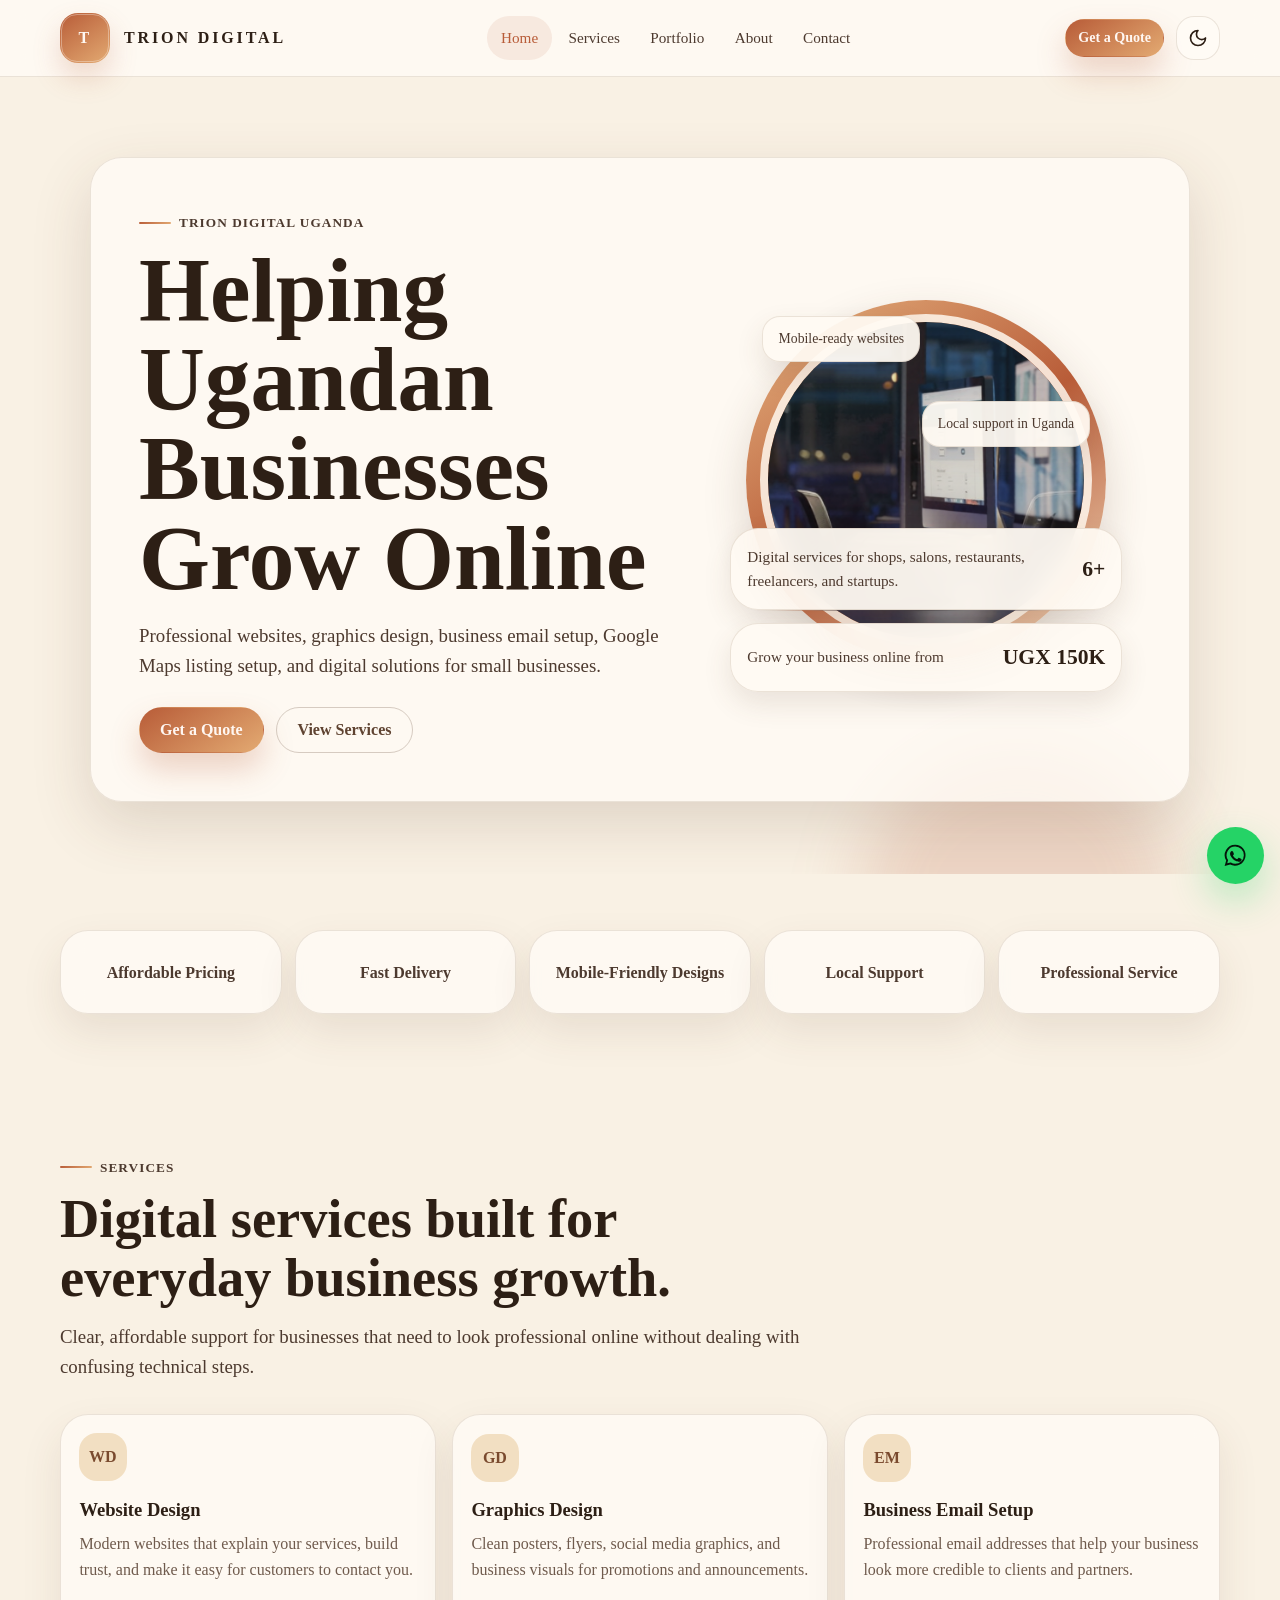
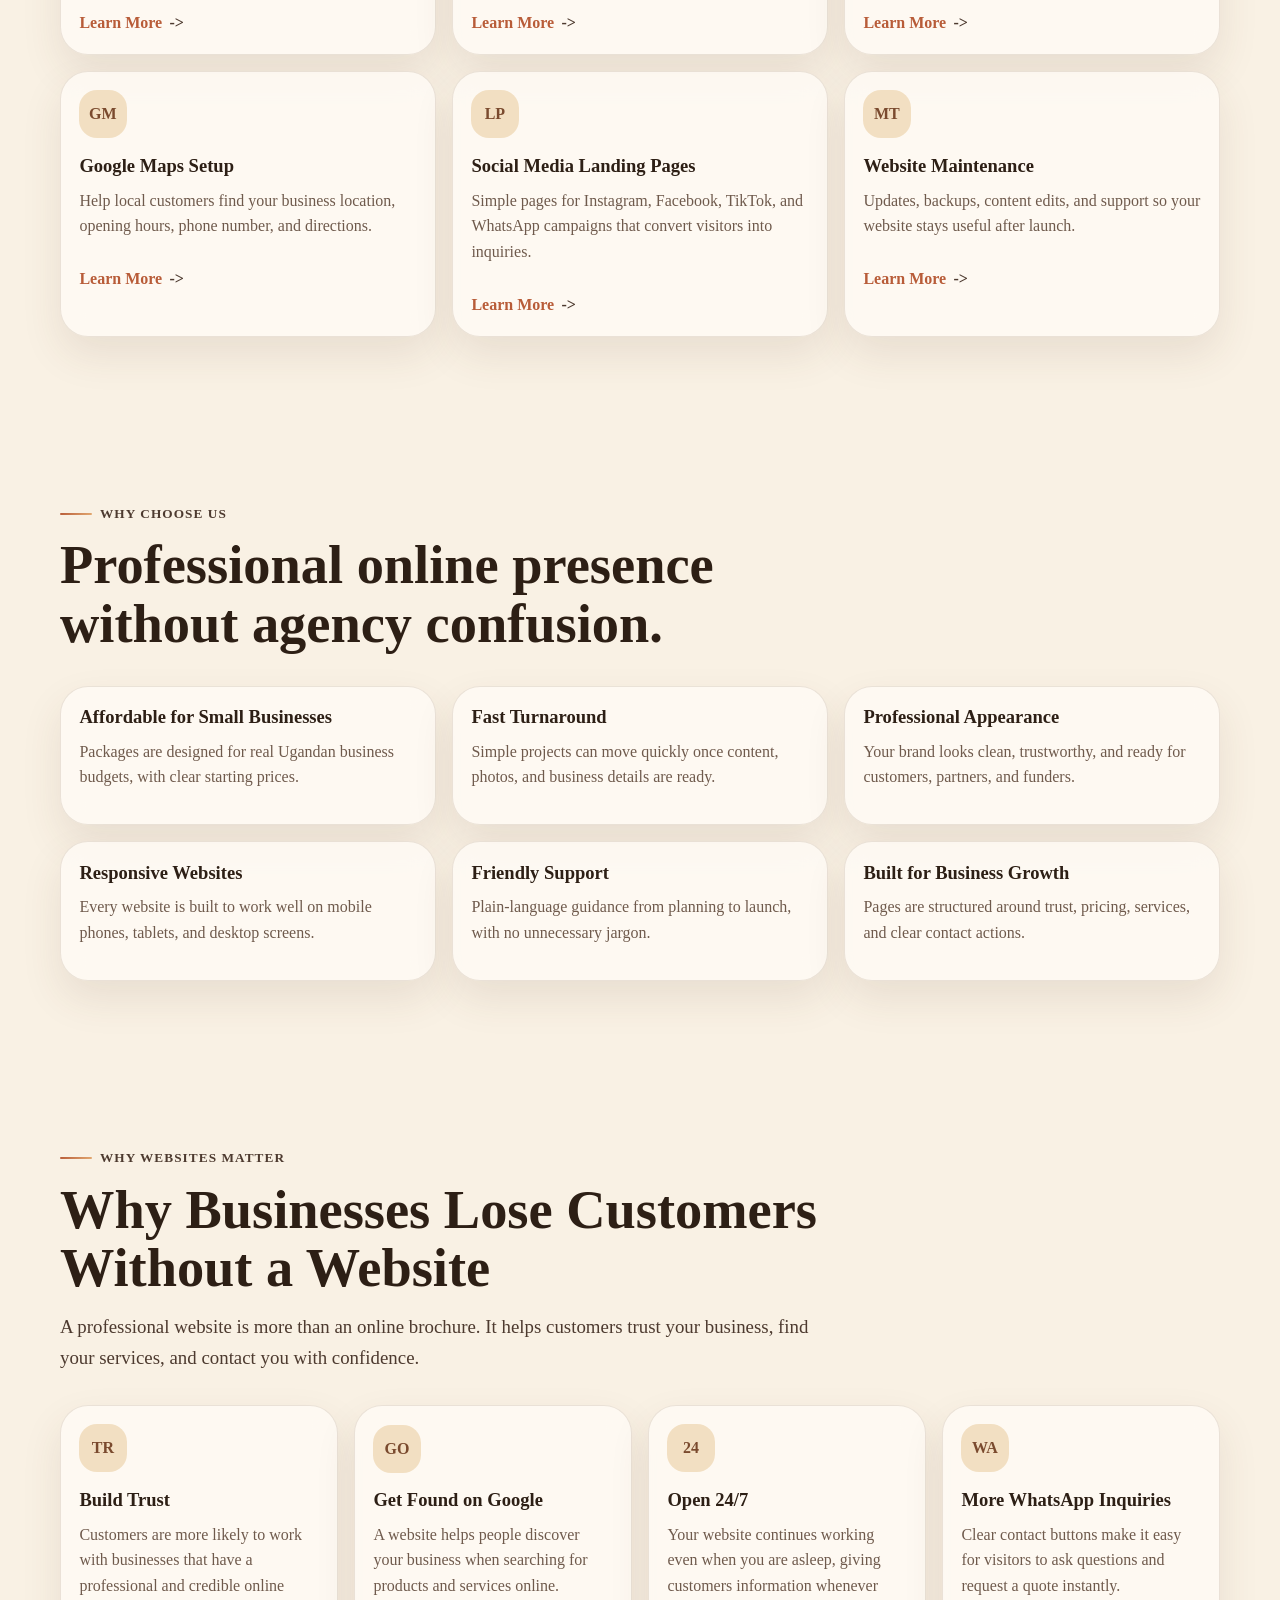
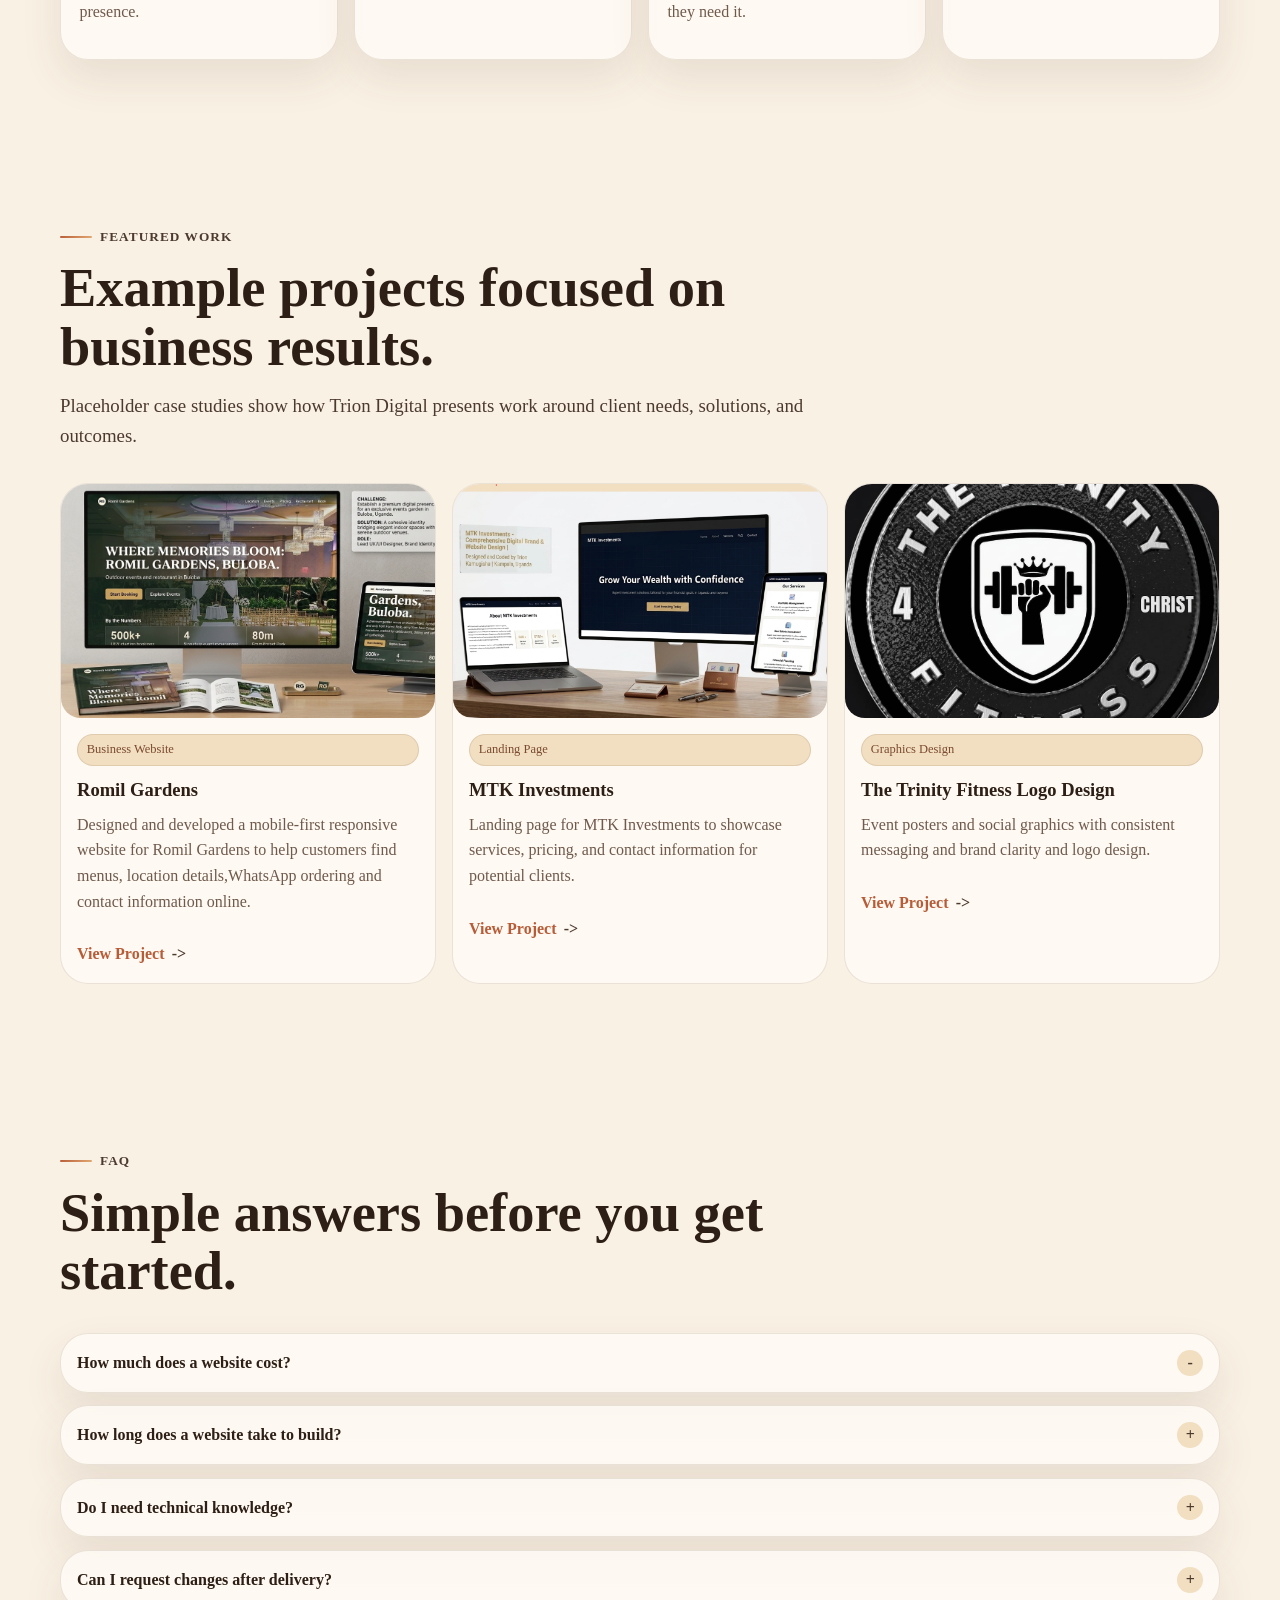
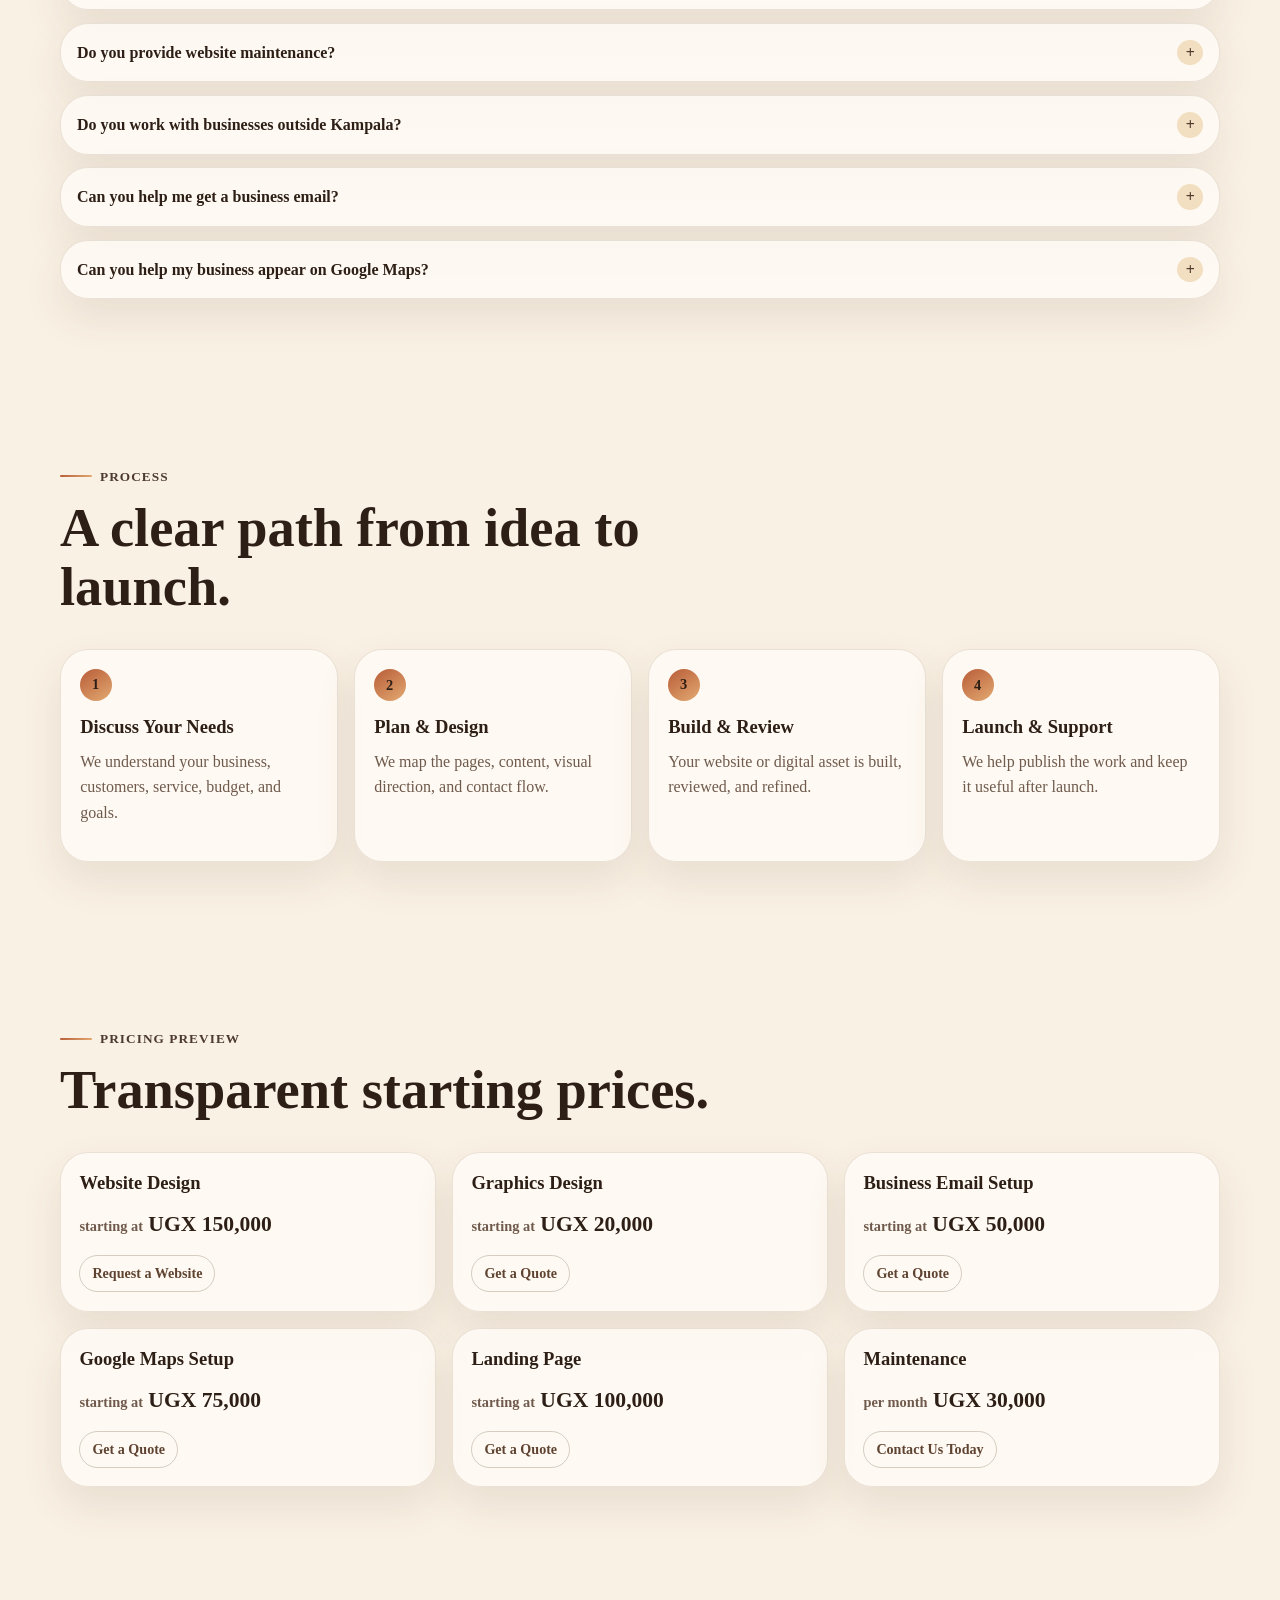
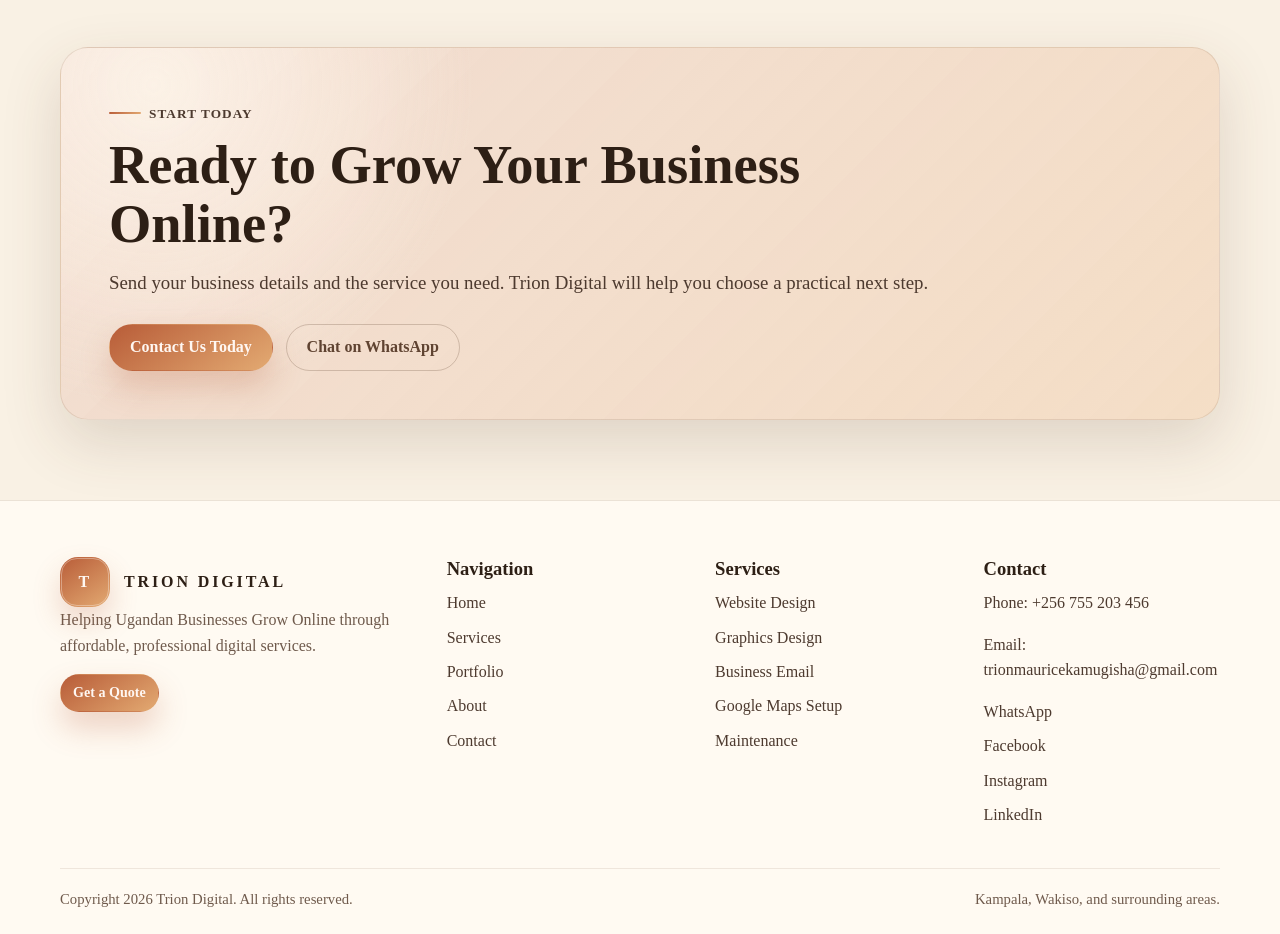
<file: index.html>
<!doctype html>
<html lang="en">
  <head>
    <meta charset="UTF-8" />
    <meta name="viewport" content="width=device-width, initial-scale=1.0" />
    <meta
      name="description"
      content="Trion Digital helps Ugandan small businesses grow online with websites, graphics design, business email, Google Maps setup, landing pages, and website maintenance."
    />
    <meta
      property="og:title"
      content="Trion Digital | Helping Ugandan Businesses Grow Online"
    />
    <meta
      property="og:description"
      content="Affordable digital services for small businesses, startups, churches, shops, restaurants, salons, freelancers, and organizations in Uganda."
    />
    <meta property="og:type" content="website" />
    <meta
      property="og:image"
      content="hero.png"
    />
    <title>Trion Digital | Helping Ugandan Businesses Grow Online</title>
    <link rel="preconnect" href="https://images.unsplash.com" />
    <link rel="stylesheet" href="styles.css" />
    <script src="script.js" defer></script>
  </head>
  <body>
    <a class="skip-link" href="#main">Skip to content</a>
    <header class="site-header">
      <div class="container nav" aria-label="Primary navigation">
        <a class="logo" href="index.html" aria-label="Trion Digital home">
          <span class="logo-mark">T</span>
          <span>TRION DIGITAL</span>
        </a>
        <nav class="nav-links" aria-label="Main menu">
          <a class="active" href="index.html">Home</a>
          <a href="services.html">Services</a>
          <a href="portfolio.html">Portfolio</a>
          <a href="about.html">About</a>
          <a href="contact.html">Contact</a>
        </nav>
        <div class="nav-actions">
          <a class="btn btn-primary btn-small" href="contact.html"
            >Get a Quote</a
          >
          <button
            class="theme-toggle"
            type="button"
            aria-label="Toggle theme"
            data-theme-toggle
          ></button>
          <button
            class="menu-toggle"
            type="button"
            aria-label="Open menu"
            aria-expanded="false"
          >
            <span></span>
          </button>
        </div>
      </div>
    </header>

    <main id="main">
      <section class="hero">
        <div class="container hero-grid">
          <div class="hero-copy" data-reveal>
            <p class="eyebrow">Trion Digital Uganda</p>
            <h1 class="hero-title">Helping Ugandan Businesses Grow Online</h1>
            <p class="lead">
              Professional websites, graphics design, business email setup,
              Google Maps listing setup, and digital solutions for small
              businesses.
            </p>
            <div class="hero-actions">
              <a class="btn btn-primary" href="contact.html">Get a Quote</a>
              <a class="btn btn-secondary" href="services.html">View Services</a>
            </div>
          </div>
          <div class="hero-panel" data-reveal>
            <img
              src="hero.png"
              alt="Small business owners reviewing online growth plans"
              width="900"
              height="700"
            />
            <span class="floating-chip one">Mobile-ready websites</span>
            <span class="floating-chip two">Local support in Uganda</span>
            <div class="hero-panel-content">
              <div class="insight-card">
                <div class="metric-row">
                  <span
                    >Digital services for shops, salons, restaurants,
                    freelancers, and startups.</span>
                  <strong>6+</strong>
                </div>
              </div>
              <div class="insight-card">
                <div class="metric-row">
                  <span>Grow your business online from</span>
                  <strong>UGX 150K</strong>
                </div>
              </div>
            </div>
          </div>
        </div>
      </section>

      <section class="section-tight" aria-label="Trust indicators">
        <div class="container trust-strip" data-reveal>
          <div class="trust-item">Affordable Pricing</div>
          <div class="trust-item">Fast Delivery</div>
          <div class="trust-item">Mobile-Friendly Designs</div>
          <div class="trust-item">Local Support</div>
          <div class="trust-item">Professional Service</div>
        </div>
      </section>

      <section class="section" id="services">
        <div class="container">
          <div class="section-header" data-reveal>
            <p class="section-eyebrow">Services</p>
            <h2>Digital services built for everyday business growth.</h2>
            <p class="lead">
              Clear, affordable support for businesses that need to look
              professional online without dealing with confusing technical
              steps.
            </p>
          </div>
          <div class="grid grid-3">
            <article class="service-card" data-reveal>
              <span class="icon-box">WD</span>
              <h3>Website Design</h3>
              <p class="muted">
                Modern websites that explain your services, build trust, and
                make it easy for customers to contact you.
              </p>
              <a class="card-link" href="services.html#website-design"
                >Learn More</a
              >
            </article>
            <article class="service-card" data-reveal>
              <span class="icon-box">GD</span>
              <h3>Graphics Design</h3>
              <p class="muted">
                Clean posters, flyers, social media graphics, and business
                visuals for promotions and announcements.
              </p>
              <a class="card-link" href="services.html#graphics-design"
                >Learn More</a
              >
            </article>
            <article class="service-card" data-reveal>
              <span class="icon-box">EM</span>
              <h3>Business Email Setup</h3>
              <p class="muted">
                Professional email addresses that help your business look more
                credible to clients and partners.
              </p>
              <a class="card-link" href="services.html#business-email"
                >Learn More</a
              >
            </article>
            <article class="service-card" data-reveal>
              <span class="icon-box">GM</span>
              <h3>Google Maps Setup</h3>
              <p class="muted">
                Help local customers find your business location, opening hours,
                phone number, and directions.
              </p>
              <a class="card-link" href="services.html#google-maps"
                >Learn More</a
              >
            </article>
            <article class="service-card" data-reveal>
              <span class="icon-box">LP</span>
              <h3>Social Media Landing Pages</h3>
              <p class="muted">
                Simple pages for Instagram, Facebook, TikTok, and WhatsApp
                campaigns that convert visitors into inquiries.
              </p>
              <a class="card-link" href="services.html#landing-pages"
                >Learn More</a
              >
            </article>
            <article class="service-card" data-reveal>
              <span class="icon-box">MT</span>
              <h3>Website Maintenance</h3>
              <p class="muted">
                Updates, backups, content edits, and support so your website
                stays useful after launch.
              </p>
              <a class="card-link" href="services.html#maintenance"
                >Learn More</a
              >
            </article>
          </div>
        </div>
      </section>

      <section class="section">
        <div class="container">
          <div class="section-header" data-reveal>
            <p class="section-eyebrow">Why Choose Us</p>
            <h2>Professional online presence without agency confusion.</h2>
          </div>
          <div class="grid grid-3">
            <div class="value-card" data-reveal>
              <h3>Affordable for Small Businesses</h3>
              <p class="muted">
                Packages are designed for real Ugandan business budgets, with
                clear starting prices.
              </p>
            </div>
            <div class="value-card" data-reveal>
              <h3>Fast Turnaround</h3>
              <p class="muted">
                Simple projects can move quickly once content, photos, and
                business details are ready.
              </p>
            </div>
            <div class="value-card" data-reveal>
              <h3>Professional Appearance</h3>
              <p class="muted">
                Your brand looks clean, trustworthy, and ready for customers,
                partners, and funders.
              </p>
            </div>
            <div class="value-card" data-reveal>
              <h3>Responsive Websites</h3>
              <p class="muted">
                Every website is built to work well on mobile phones, tablets,
                and desktop screens.
              </p>
            </div>
            <div class="value-card" data-reveal>
              <h3>Friendly Support</h3>
              <p class="muted">
                Plain-language guidance from planning to launch, with no
                unnecessary jargon.
              </p>
            </div>
            <div class="value-card" data-reveal>
              <h3>Built for Business Growth</h3>
              <p class="muted">
                Pages are structured around trust, pricing, services, and clear
                contact actions.
              </p>
            </div>
          </div>
        </div>
      </section>

      <section class="section">
        <div class="container">
          <div class="section-header" data-reveal>
            <p class="section-eyebrow">Why Websites Matter</p>
            <h2>Why Businesses Lose Customers Without a Website</h2>
            <p class="lead">
              A professional website is more than an online brochure. It helps
              customers trust your business, find your services, and contact you
              with confidence.
            </p>
          </div>

          <div class="grid grid-4">
            <article class="value-card" data-reveal>
              <span class="icon-box">TR</span>
              <h3>Build Trust</h3>
              <p class="muted">
                Customers are more likely to work with businesses that have a
                professional and credible online presence.
              </p>
            </article>

            <article class="value-card" data-reveal>
              <span class="icon-box">GO</span>
              <h3>Get Found on Google</h3>
              <p class="muted">
                A website helps people discover your business when searching for
                products and services online.
              </p>
            </article>

            <article class="value-card" data-reveal>
              <span class="icon-box">24</span>
              <h3>Open 24/7</h3>
              <p class="muted">
                Your website continues working even when you are asleep, giving
                customers information whenever they need it.
              </p>
            </article>

            <article class="value-card" data-reveal>
              <span class="icon-box">WA</span>
              <h3>More WhatsApp Inquiries</h3>
              <p class="muted">
                Clear contact buttons make it easy for visitors to ask questions
                and request a quote instantly.
              </p>
            </article>
          </div>
        </div>
      </section>

      <section class="section" id="work">
        <div class="container">
          <div class="section-header" data-reveal>
            <p class="section-eyebrow">Featured Work</p>
            <h2>Example projects focused on business results.</h2>
            <p class="lead">
              Placeholder case studies show how Trion Digital presents work
              around client needs, solutions, and outcomes.
            </p>
          </div>
          <div class="grid grid-3">
            <article class="work-card" data-reveal>
              <div class="work-image">
                <img
                  loading="lazy"
                  decoding="async"
                  src="Romil Mockup.png"
                  alt="Restaurant website preview"
                  width="700"
                  height="438"
                />
              </div>
              <div class="work-content">
                <p class="tag">Business Website</p>
                <h3>Romil Gardens</h3>
                <p class="muted">
                  Designed and developed a mobile-first responsive website for
                  Romil Gardens to help customers find menus, location
                  details,WhatsApp ordering and contact information online.
                </p>
                <a class="card-link" href="portfolio.html">View Project</a>
              </div>
            </article>
            <article class="work-card" data-reveal>
              <div class="work-image">
                <img
                  loading="lazy"
                  decoding="async"
                  src="mtkinvestments mock up.png"
                  alt="Salon landing page preview"
                  width="700"
                  height="438"
                />
              </div>
              <div class="work-content">
                <p class="tag">Landing Page</p>
                <h3>MTK Investments</h3>
                <p class="muted">
                  Landing page for MTK Investments to showcase services, pricing, 
                  and contact information for potential clients. 
                </p>
                <a class="card-link" href="portfolio.html">View Project</a>
              </div>
            </article>
            <article class="work-card" data-reveal>
              <div class="work-image">
                <img
                  loading="lazy"
                  decoding="async"
                  src="eric logo.jpeg"
                  alt="logos and social media graphics preview"
                  width="700"
                  height="438"
                />
              </div>
              <div class="work-content">
                <p class="tag">Graphics Design</p>
                <h3>The Trinity Fitness Logo Design</h3>
                <p class="muted">
                  Event posters and social graphics with consistent messaging
                  and brand clarity and logo design.
                </p>
                <a class="card-link" href="portfolio.html">View Project</a>
              </div>
            </article>
          </div>
        </div>
      </section>

      <section class="section" aria-labelledby="faq-title">
        <div class="container">
          <div class="section-header" data-reveal>
            <p class="section-eyebrow">FAQ</p>
            <h2 id="faq-title">Simple answers before you get started.</h2>
          </div>
          <div class="faq-list" data-reveal>
            <article class="faq-item">
              <button class="faq-question" type="button" aria-expanded="true">
                How much does a website cost?<span class="faq-icon">-</span>
              </button>
              <div class="faq-answer">
                <div>
                  <p>
                    Website design starts at UGX 150,000. The final price
                    depends on the number of pages, features, and content
                    needed.
                  </p>
                </div>
              </div>
            </article>
            <article class="faq-item">
              <button class="faq-question" type="button" aria-expanded="false">
                How long does a website take to build?<span class="faq-icon"
                  >+</span
                >
              </button>
              <div class="faq-answer">
                <div>
                  <p>
                    Most simple business websites take a few days to two weeks
                    after the content and business details are provided.
                  </p>
                </div>
              </div>
            </article>
            <article class="faq-item">
              <button class="faq-question" type="button" aria-expanded="false">
                Do I need technical knowledge?<span class="faq-icon">+</span>
              </button>
              <div class="faq-answer">
                <div>
                  <p>
                    No. Trion Digital guides you through the process in simple
                    language and handles the technical setup.
                  </p>
                </div>
              </div>
            </article>
            <article class="faq-item">
              <button class="faq-question" type="button" aria-expanded="false">
                Can I request changes after delivery?<span class="faq-icon"
                  >+</span
                >
              </button>
              <div class="faq-answer">
                <div>
                  <p>
                    Yes. Review and reasonable edits are included before launch,
                    and ongoing updates can be handled through maintenance
                    support.
                  </p>
                </div>
              </div>
            </article>
            <article class="faq-item">
              <button class="faq-question" type="button" aria-expanded="false">
                Do you provide website maintenance?<span class="faq-icon"
                  >+</span
                >
              </button>
              <div class="faq-answer">
                <div>
                  <p>
                    Yes. Maintenance starts at UGX 20,000 per month for basic
                    updates and support.
                  </p>
                </div>
              </div>
            </article>
            <article class="faq-item">
              <button class="faq-question" type="button" aria-expanded="false">
                Do you work with businesses outside Kampala?<span
                  class="faq-icon"
                  >+</span
                >
              </button>
              <div class="faq-answer">
                <div>
                  <p>
                    Yes. Trion Digital supports businesses in Kampala, Nansana,
                    Buloba, Wakiso, and other areas across Uganda.
                  </p>
                </div>
              </div>
            </article>
            <article class="faq-item">
              <button class="faq-question" type="button" aria-expanded="false">
                Can you help me get a business email?<span class="faq-icon"
                  >+</span
                >
              </button>
              <div class="faq-answer">
                <div>
                  <p>
                    Yes. Business email setup starts at UGX 50,000 and helps you
                    use a professional email address for your brand.
                  </p>
                </div>
              </div>
            </article>
            <article class="faq-item">
              <button class="faq-question" type="button" aria-expanded="false">
                Can you help my business appear on Google Maps?<span
                  class="faq-icon"
                  >+</span
                >
              </button>
              <div class="faq-answer">
                <div>
                  <p>
                    Yes. Google Maps setup starts at UGX 75,000 and helps
                    customers find your location, contacts, and opening hours.
                  </p>
                </div>
              </div>
            </article>
          </div>
        </div>
      </section>

      <section class="section">
        <div class="container">
          <div class="section-header" data-reveal>
            <p class="section-eyebrow">Process</p>
            <h2>A clear path from idea to launch.</h2>
          </div>
          <div class="process">
            <article class="card process-step" data-reveal>
              <span class="step-number">1</span>
              <h3>Discuss Your Needs</h3>
              <p class="muted">
                We understand your business, customers, service, budget, and
                goals.
              </p>
            </article>
            <article class="card process-step" data-reveal>
              <span class="step-number">2</span>
              <h3>Plan & Design</h3>
              <p class="muted">
                We map the pages, content, visual direction, and contact flow.
              </p>
            </article>
            <article class="card process-step" data-reveal>
              <span class="step-number">3</span>
              <h3>Build & Review</h3>
              <p class="muted">
                Your website or digital asset is built, reviewed, and refined.
              </p>
            </article>
            <article class="card process-step" data-reveal>
              <span class="step-number">4</span>
              <h3>Launch & Support</h3>
              <p class="muted">
                We help publish the work and keep it useful after launch.
              </p>
            </article>
          </div>
        </div>
      </section>

      <section class="section" aria-labelledby="pricing-title">
        <div class="container">
          <div class="section-header" data-reveal>
            <p class="section-eyebrow">Pricing Preview</p>
            <h2 id="pricing-title">Transparent starting prices.</h2>
          </div>
          <div class="grid grid-3">
            <article class="price-card" data-reveal>
              <h3>Website Design</h3>
              <p class="price"><span>starting at</span> UGX 150,000</p>
              <a class="btn btn-secondary btn-small" href="contact.html"
                >Request a Website</a
              >
            </article>
            <article class="price-card" data-reveal>
              <h3>Graphics Design</h3>
              <p class="price"><span>starting at</span> UGX 20,000</p>
              <a class="btn btn-secondary btn-small" href="contact.html"
                >Get a Quote</a
              >
            </article>
            <article class="price-card" data-reveal>
              <h3>Business Email Setup</h3>
              <p class="price"><span>starting at</span> UGX 50,000</p>
              <a class="btn btn-secondary btn-small" href="contact.html"
                >Get a Quote</a
              >
            </article>
            <article class="price-card" data-reveal>
              <h3>Google Maps Setup</h3>
              <p class="price"><span>starting at</span> UGX 75,000</p>
              <a class="btn btn-secondary btn-small" href="contact.html"
                >Get a Quote</a
              >
            </article>
            <article class="price-card" data-reveal>
              <h3>Landing Page</h3>
              <p class="price"><span>starting at</span> UGX 100,000</p>
              <a class="btn btn-secondary btn-small" href="contact.html"
                >Get a Quote</a
              >
            </article>
            <article class="price-card" data-reveal>
              <h3>Maintenance</h3>
              <p class="price"><span>per month</span> UGX 30,000</p>
              <a class="btn btn-secondary btn-small" href="contact.html"
                >Contact Us Today</a
              >
            </article>
          </div>
        </div>
      </section>

      <section class="section">
        <div class="container">
          <div class="cta-band" data-reveal>
            <p class="section-eyebrow">Start Today</p>
            <h2>Ready to Grow Your Business Online?</h2>
            <p class="lead">
              Send your business details and the service you need. Trion Digital
              will help you choose a practical next step.
            </p>
            <div class="cta-actions">
              <a class="btn btn-primary" href="contact.html"
                >Contact Us Today</a
              >
              <a
                class="btn btn-secondary"
                data-whatsapp-link
                target="_blank"
                rel="noopener"
                >Chat on WhatsApp</a
              >
            </div>
          </div>
        </div>
      </section>
    </main>

    <footer class="site-footer">
      <div class="container">
        <div class="footer-grid">
          <div>
            <a class="logo" href="index.html"
              ><span class="logo-mark">T</span><span>TRION DIGITAL</span></a
            >
            <p class="muted">
              Helping Ugandan Businesses Grow Online through affordable,
              professional digital services.
            </p>
            <a class="btn btn-primary btn-small" href="contact.html"
              >Get a Quote</a
            >
          </div>
          <div>
            <h3>Navigation</h3>
            <div class="footer-links">
              <a href="index.html">Home</a><a href="services.html">Services</a
              ><a href="portfolio.html">Portfolio</a
              ><a href="about.html">About</a><a href="contact.html">Contact</a>
            </div>
          </div>
          <div>
            <h3>Services</h3>
            <div class="footer-links">
              <a href="services.html#website-design">Website Design</a
              ><a href="services.html#graphics-design">Graphics Design</a
              ><a href="services.html#business-email">Business Email</a
              ><a href="services.html#google-maps">Google Maps Setup</a
              ><a href="services.html#maintenance">Maintenance</a>
            </div>
          </div>
          <div>
            <h3>Contact</h3>
            <p class="contact-line">Phone: +256 755 203 456</p>
            <p class="contact-line">
              Email:
              <a
                href="mailto:trionmauricekamugisha@gmail.com?subject=Inquiry%20from%20Trion%20Digital%20Website"
                >trionmauricekamugisha@gmail.com</a
              >
            </p>
            <div class="footer-links">
              <a data-whatsapp-link target="_blank" rel="noopener">WhatsApp</a
              ><a href="#">Facebook</a><a href="#">Instagram</a
              ><a href="#">LinkedIn</a>
            </div>
          </div>
        </div>
        <div class="footer-bottom">
          <span>Copyright 2026 Trion Digital. All rights reserved.</span>
          <span>Kampala, Wakiso, and surrounding areas.</span>
        </div>
      </div>
    </footer>

    <a
      class="whatsapp-float"
      data-whatsapp-link
      target="_blank"
      rel="noopener"
      aria-label="Chat with us on WhatsApp"
    >
      <svg viewBox="0 0 32 32" aria-hidden="true">
        <path
          d="M16.04 3.2A12.74 12.74 0 0 0 5.1 22.5L3.2 29l6.67-1.75A12.75 12.75 0 1 0 16.04 3.2Zm0 2.3a10.45 10.45 0 1 1 0 20.9 10.32 10.32 0 0 1-5.32-1.46l-.38-.23-3.96 1.04 1.06-3.86-.25-.4A10.44 10.44 0 0 1 16.04 5.5Zm-4.2 5.55c-.23 0-.6.08-.91.43-.31.35-1.2 1.17-1.2 2.86s1.23 3.32 1.4 3.55c.17.23 2.38 3.8 5.87 5.18 2.9 1.15 3.5.92 4.13.86.63-.06 2.04-.83 2.33-1.63.29-.8.29-1.49.2-1.63-.09-.14-.32-.23-.67-.4-.34-.17-2.04-1-2.35-1.12-.31-.11-.54-.17-.77.18-.23.34-.89 1.12-1.09 1.34-.2.23-.4.26-.74.09-.34-.17-1.45-.53-2.76-1.7-1.02-.91-1.71-2.03-1.91-2.37-.2-.34-.02-.53.15-.7.16-.15.34-.4.52-.6.17-.2.23-.34.34-.57.11-.23.06-.43-.03-.6-.09-.17-.77-1.86-1.06-2.55-.28-.67-.56-.58-.77-.59h-.68Z"
        />
      </svg>
    </a>
  </body>
</html>
</file>
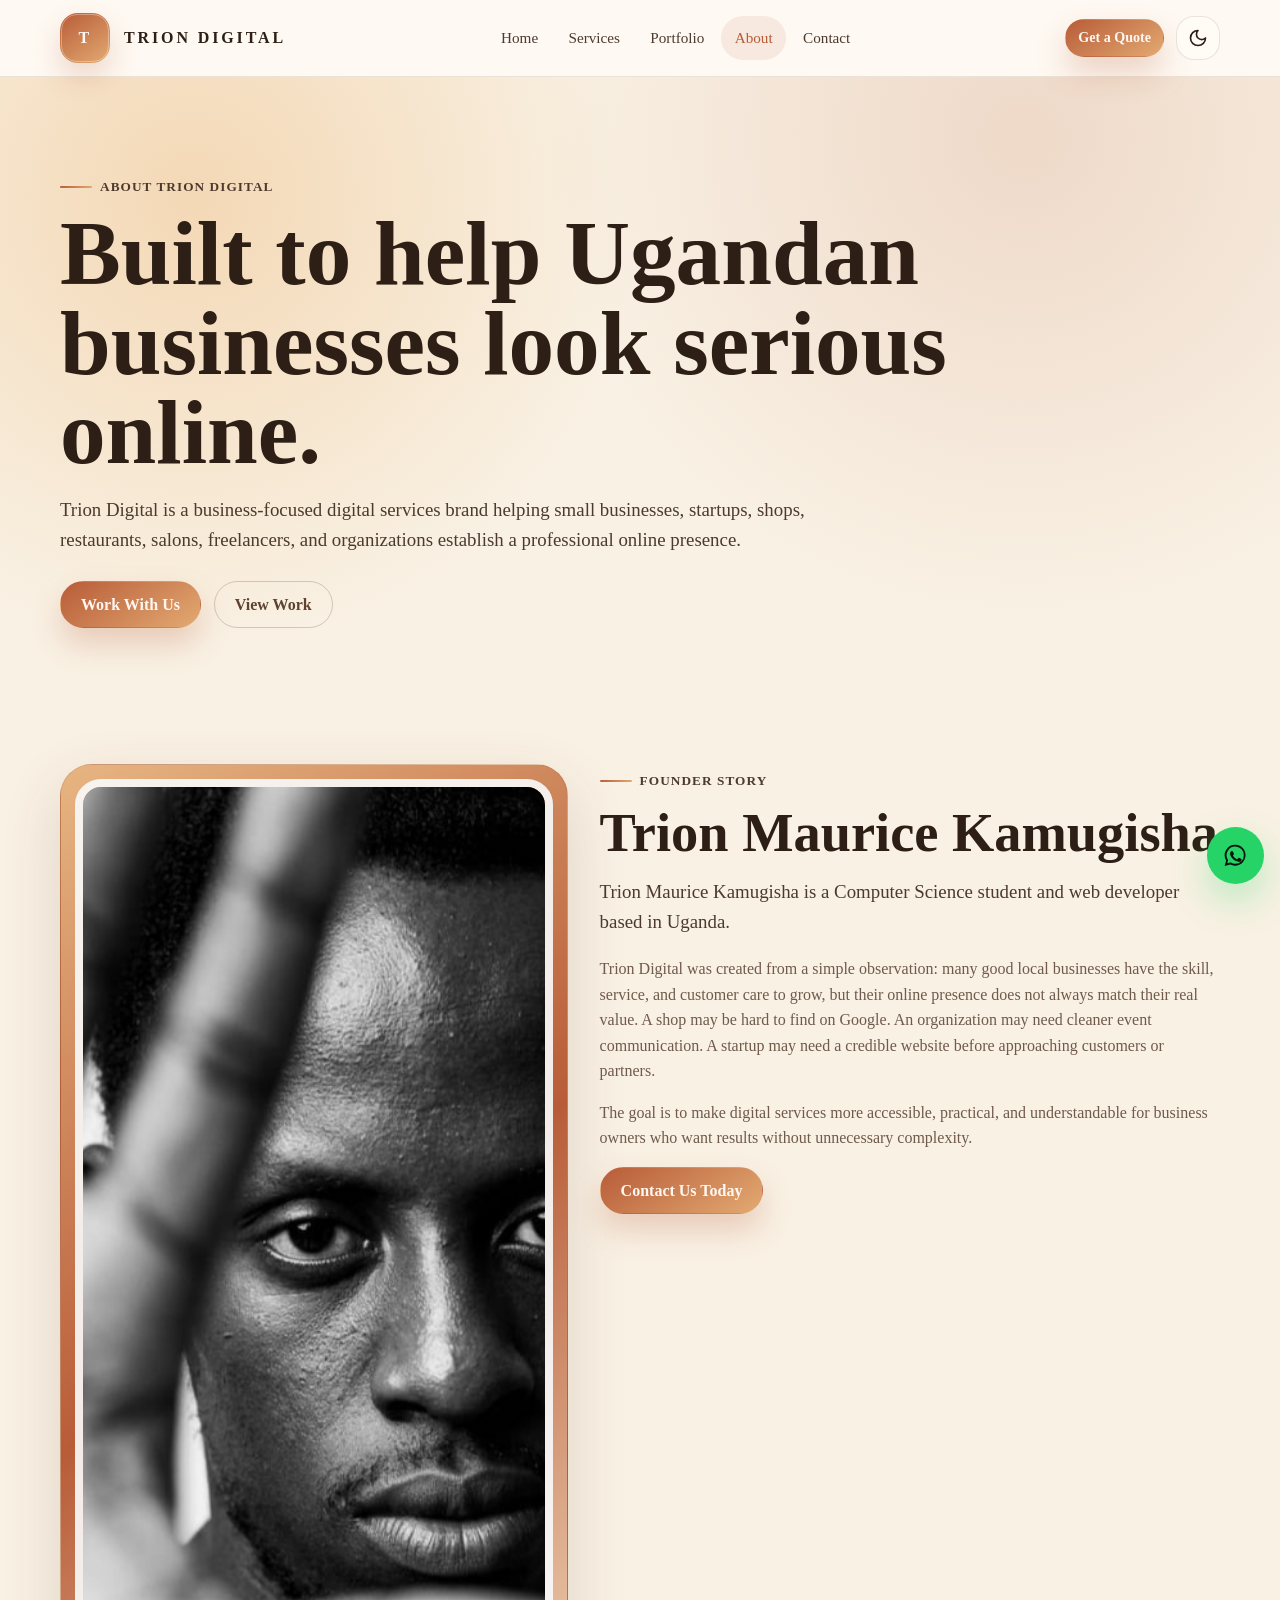
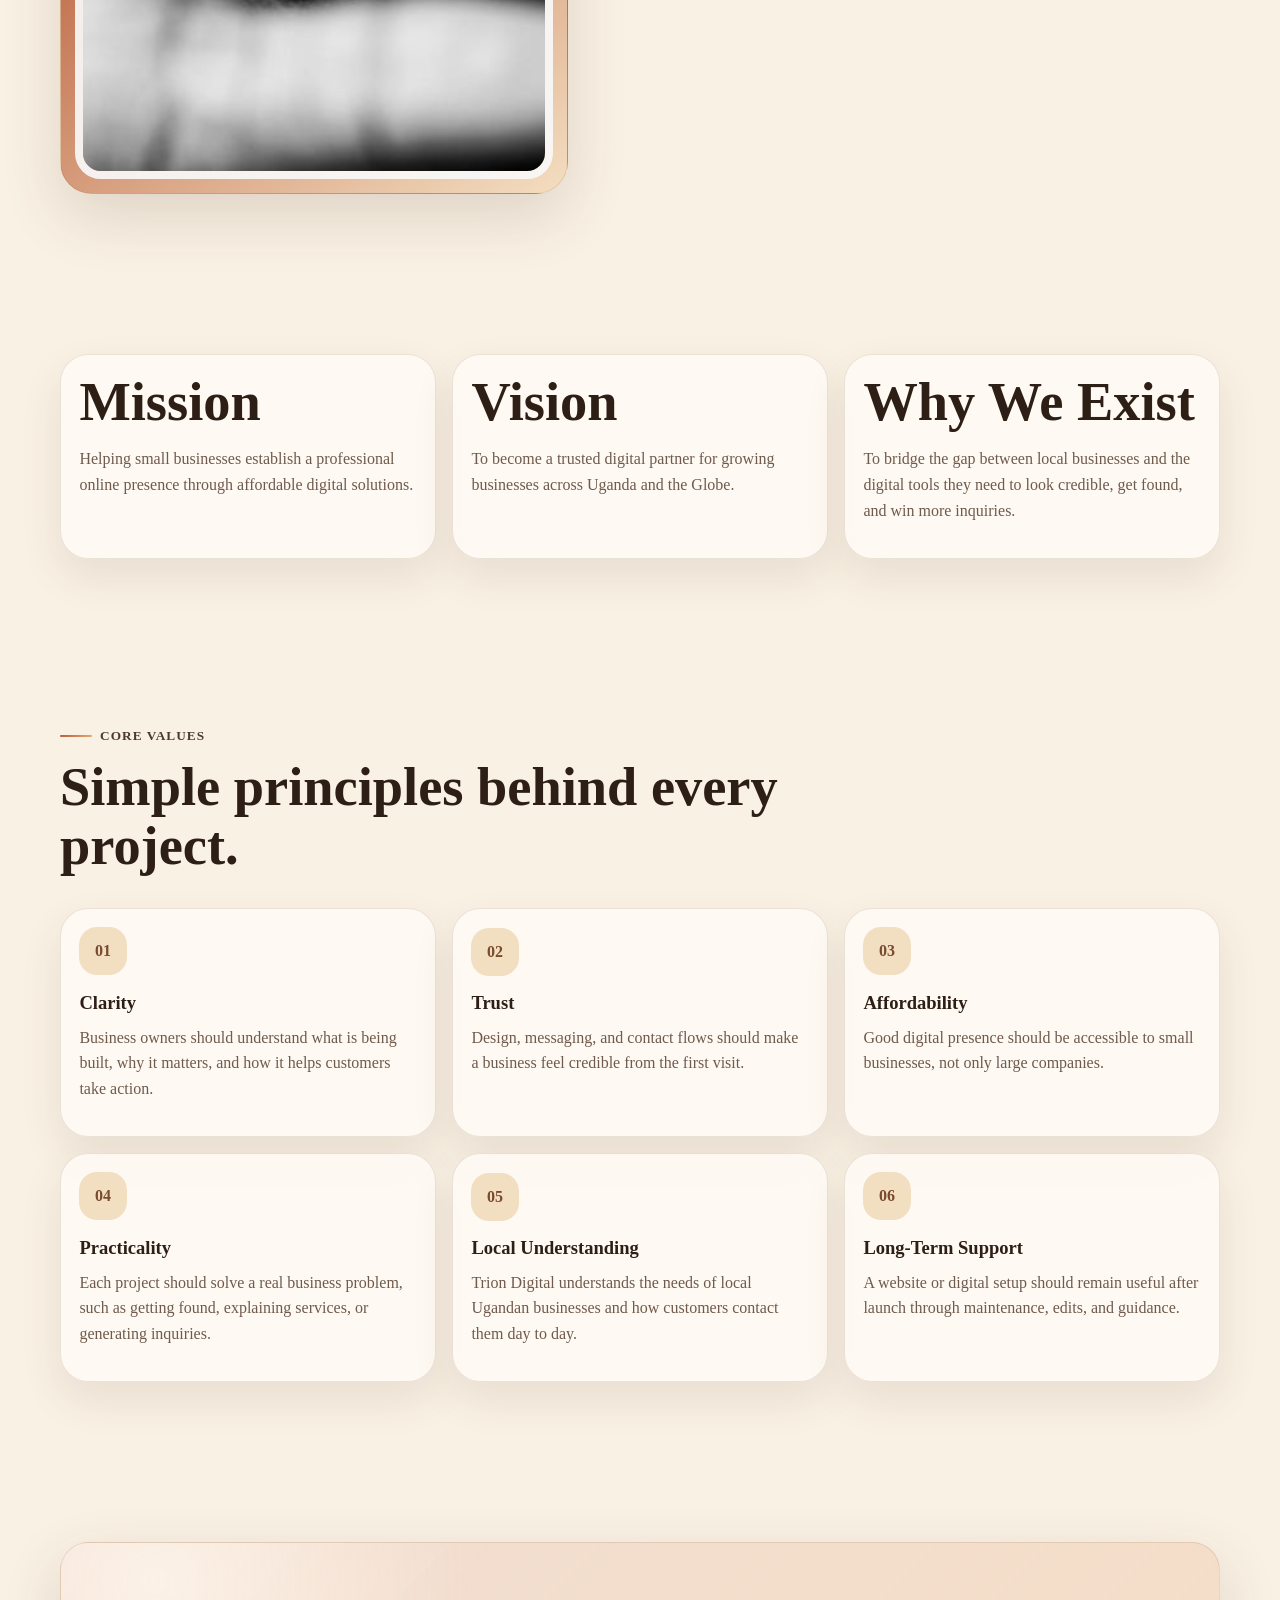
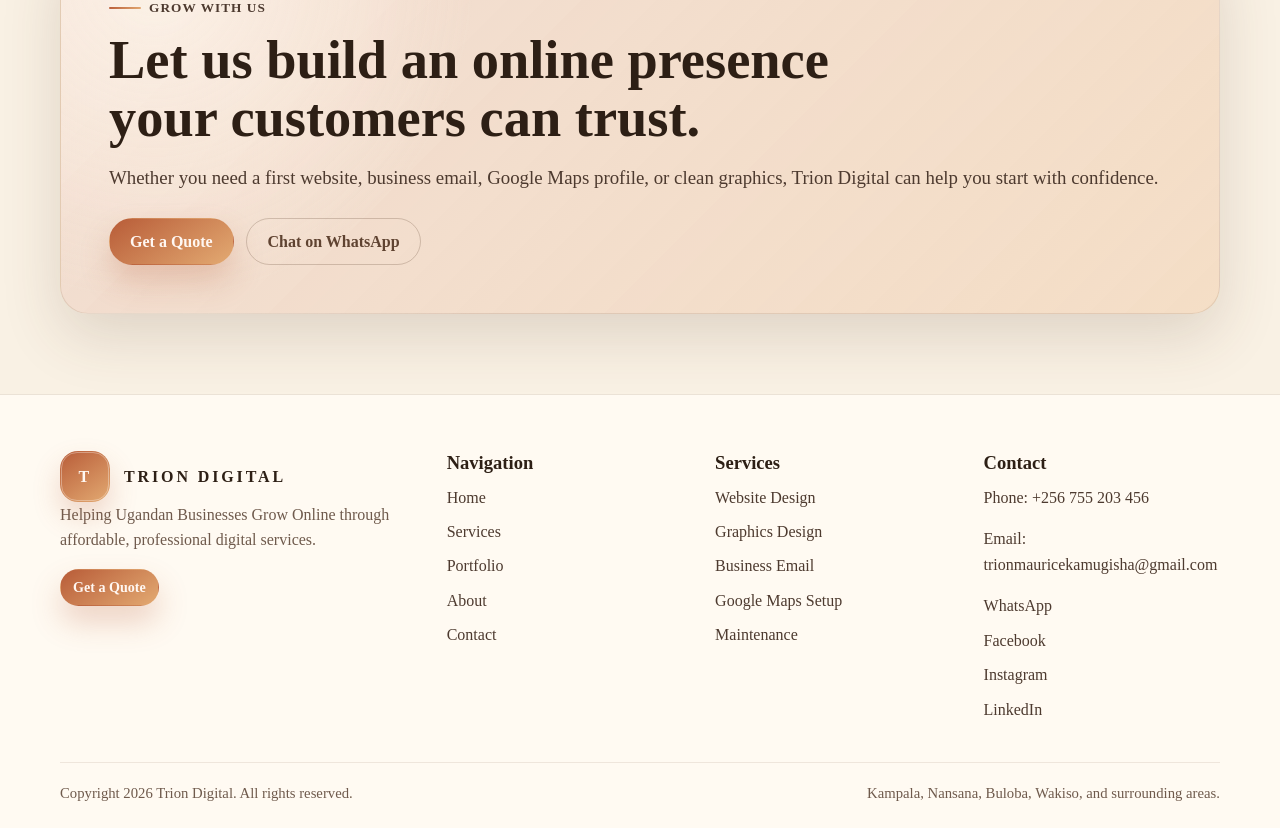
<file: about.html>
<!doctype html>
<html lang="en">
  <head>
    <meta charset="UTF-8" />
    <meta name="viewport" content="width=device-width, initial-scale=1.0" />
    <meta
      name="description"
      content="Learn about Trion Digital, founded by Trion Maurice Kamugisha to help Ugandan small businesses build affordable and professional online presence."
    />
    <meta property="og:title" content="About | Trion Digital" />
    <meta
      property="og:description"
      content="Trion Digital exists to help small businesses in Uganda look professional, get found, and grow online."
    />
    <meta property="og:type" content="website" />
    <title>About | Trion Digital</title>
    <link rel="stylesheet" href="styles.css" />
    <script src="script.js" defer></script>
  </head>
  <body>
    <a class="skip-link" href="#main">Skip to content</a>
    <header class="site-header">
      <div class="container nav">
        <a class="logo" href="index.html"
          ><span class="logo-mark">T</span><span>TRION DIGITAL</span></a
        >
        <nav class="nav-links" aria-label="Main menu">
          <a href="index.html">Home</a><a href="services.html">Services</a
          ><a href="portfolio.html">Portfolio</a
          ><a class="active" href="about.html">About</a
          ><a href="contact.html">Contact</a>
        </nav>
        <div class="nav-actions">
          <a class="btn btn-primary btn-small" href="contact.html"
            >Get a Quote</a
          ><button
            class="theme-toggle"
            type="button"
            aria-label="Toggle theme"
            data-theme-toggle
          ></button
          ><button
            class="menu-toggle"
            type="button"
            aria-label="Open menu"
            aria-expanded="false"
          >
            <span></span>
          </button>
        </div>
      </div>
    </header>

    <main id="main">
      <section class="page-hero">
        <div class="container" data-reveal>
          <p class="eyebrow">About Trion Digital</p>
          <h1>Built to help Ugandan businesses look serious online.</h1>
          <p class="lead">
            Trion Digital is a business-focused digital services brand helping
            small businesses, startups, shops, restaurants, salons, freelancers,
            and organizations establish a professional online presence.
          </p>
          <div class="hero-actions">
            <a class="btn btn-primary" href="contact.html">Work With Us</a
            ><a class="btn btn-secondary" href="portfolio.html">View Work</a>
          </div>
        </div>
      </section>

      <section class="section">
        <div class="container story-layout">
          <aside class="founder-photo" data-reveal>
            <img
              src="trion-founder.jpg"
              alt="Founder workspace with laptop and planning notes"
              width="800"
              height="1000"
            />
          </aside>
          <div data-reveal>
            <p class="section-eyebrow">Founder Story</p>
            <h2>Trion Maurice Kamugisha</h2>
            <p class="lead">
              Trion Maurice Kamugisha is a Computer Science student and web
              developer based in Uganda.
            </p>
            <p class="muted">
              Trion Digital was created from a simple observation: many good
              local businesses have the skill, service, and customer care to
              grow, but their online presence does not always match their real
              value. A shop may be hard to find on Google. An organization may
              need cleaner event communication. A startup may need a credible
              website before approaching customers or partners.
            </p>
            <p class="muted">
              The goal is to make digital services more accessible, practical,
              and understandable for business owners who want results without
              unnecessary complexity.
            </p>
            <a class="btn btn-primary" href="contact.html">Contact Us Today</a>
          </div>
        </div>
      </section>

      <section class="section">
        <div class="container">
          <div class="grid grid-3">
            <article class="value-card" data-reveal>
              <h2>Mission</h2>
              <p class="muted">
                Helping small businesses establish a professional online
                presence through affordable digital solutions.
              </p>
            </article>
            <article class="value-card" data-reveal>
              <h2>Vision</h2>
              <p class="muted">
                To become a trusted digital partner for growing businesses
                across Uganda and the Globe.
              </p>
            </article>
            <article class="value-card" data-reveal>
              <h2>Why We Exist</h2>
              <p class="muted">
                To bridge the gap between local businesses and the digital tools
                they need to look credible, get found, and win more inquiries.
              </p>
            </article>
          </div>
        </div>
      </section>

      <section class="section">
        <div class="container">
          <div class="section-header" data-reveal>
            <p class="section-eyebrow">Core Values</p>
            <h2>Simple principles behind every project.</h2>
          </div>
          <div class="grid grid-3">
            <article class="card" data-reveal>
              <span class="icon-box">01</span>
              <h3>Clarity</h3>
              <p class="muted">
                Business owners should understand what is being built, why it
                matters, and how it helps customers take action.
              </p>
            </article>
            <article class="card" data-reveal>
              <span class="icon-box">02</span>
              <h3>Trust</h3>
              <p class="muted">
                Design, messaging, and contact flows should make a business feel
                credible from the first visit.
              </p>
            </article>
            <article class="card" data-reveal>
              <span class="icon-box">03</span>
              <h3>Affordability</h3>
              <p class="muted">
                Good digital presence should be accessible to small businesses,
                not only large companies.
              </p>
            </article>
            <article class="card" data-reveal>
              <span class="icon-box">04</span>
              <h3>Practicality</h3>
              <p class="muted">
                Each project should solve a real business problem, such as
                getting found, explaining services, or generating inquiries.
              </p>
            </article>
            <article class="card" data-reveal>
              <span class="icon-box">05</span>
              <h3>Local Understanding</h3>
              <p class="muted">
                Trion Digital understands the needs of local Ugandan businesses
                and how customers contact them day to day.
              </p>
            </article>
            <article class="card" data-reveal>
              <span class="icon-box">06</span>
              <h3>Long-Term Support</h3>
              <p class="muted">
                A website or digital setup should remain useful after launch
                through maintenance, edits, and guidance.
              </p>
            </article>
          </div>
        </div>
      </section>

      <section class="section">
        <div class="container">
          <div class="cta-band" data-reveal>
            <p class="section-eyebrow">Grow With Us</p>
            <h2>Let us build an online presence your customers can trust.</h2>
            <p class="lead">
              Whether you need a first website, business email, Google Maps
              profile, or clean graphics, Trion Digital can help you start with
              confidence.
            </p>
            <div class="cta-actions">
              <a class="btn btn-primary" href="contact.html">Get a Quote</a
              ><a
                class="btn btn-secondary"
                data-whatsapp-link
                target="_blank"
                rel="noopener"
                >Chat on WhatsApp</a
              >
            </div>
          </div>
        </div>
      </section>
    </main>

    <footer class="site-footer">
      <div class="container">
        <div class="footer-grid">
          <div>
            <a class="logo" href="index.html"
              ><span class="logo-mark">T</span><span>TRION DIGITAL</span></a
            >
            <p class="muted">
              Helping Ugandan Businesses Grow Online through affordable,
              professional digital services.
            </p>
            <a class="btn btn-primary btn-small" href="contact.html"
              >Get a Quote</a
            >
          </div>
          <div>
            <h3>Navigation</h3>
            <div class="footer-links">
              <a href="index.html">Home</a><a href="services.html">Services</a
              ><a href="portfolio.html">Portfolio</a
              ><a href="about.html">About</a><a href="contact.html">Contact</a>
            </div>
          </div>
          <div>
            <h3>Services</h3>
            <div class="footer-links">
              <a href="services.html#website-design">Website Design</a
              ><a href="services.html#graphics-design">Graphics Design</a
              ><a href="services.html#business-email">Business Email</a
              ><a href="services.html#google-maps">Google Maps Setup</a
              ><a href="services.html#maintenance">Maintenance</a>
            </div>
          </div>
          <div>
            <h3>Contact</h3>
            <p class="contact-line">Phone: +256 755 203 456</p>
            <p class="contact-line">
              Email:
              <a href="mailto:trionmauricekamugisha@gmail.com"
                >trionmauricekamugisha@gmail.com</a
              >
            </p>
            <div class="footer-links">
              <a data-whatsapp-link target="_blank" rel="noopener">WhatsApp</a
              ><a href="#">Facebook</a><a href="#">Instagram</a
              ><a href="#">LinkedIn</a>
            </div>
          </div>
        </div>
        <div class="footer-bottom">
          <span>Copyright 2026 Trion Digital. All rights reserved.</span
          ><span>Kampala, Nansana, Buloba, Wakiso, and surrounding areas.</span>
        </div>
      </div>
    </footer>
    <a
      class="whatsapp-float"
      data-whatsapp-link
      target="_blank"
      rel="noopener"
      aria-label="Chat with us on WhatsApp"
    >
      <svg viewBox="0 0 32 32" aria-hidden="true">
        <path
          d="M16.04 3.2A12.74 12.74 0 0 0 5.1 22.5L3.2 29l6.67-1.75A12.75 12.75 0 1 0 16.04 3.2Zm0 2.3a10.45 10.45 0 1 1 0 20.9 10.32 10.32 0 0 1-5.32-1.46l-.38-.23-3.96 1.04 1.06-3.86-.25-.4A10.44 10.44 0 0 1 16.04 5.5Zm-4.2 5.55c-.23 0-.6.08-.91.43-.31.35-1.2 1.17-1.2 2.86s1.23 3.32 1.4 3.55c.17.23 2.38 3.8 5.87 5.18 2.9 1.15 3.5.92 4.13.86.63-.06 2.04-.83 2.33-1.63.29-.8.29-1.49.2-1.63-.09-.14-.32-.23-.67-.4-.34-.17-2.04-1-2.35-1.12-.31-.11-.54-.17-.77.18-.23.34-.89 1.12-1.09 1.34-.2.23-.4.26-.74.09-.34-.17-1.45-.53-2.76-1.7-1.02-.91-1.71-2.03-1.91-2.37-.2-.34-.02-.53.15-.7.16-.15.34-.4.52-.6.17-.2.23-.34.34-.57.11-.23.06-.43-.03-.6-.09-.17-.77-1.86-1.06-2.55-.28-.67-.56-.58-.77-.59h-.68Z"
        />
      </svg>
    </a>
  </body>
</html>
</file>
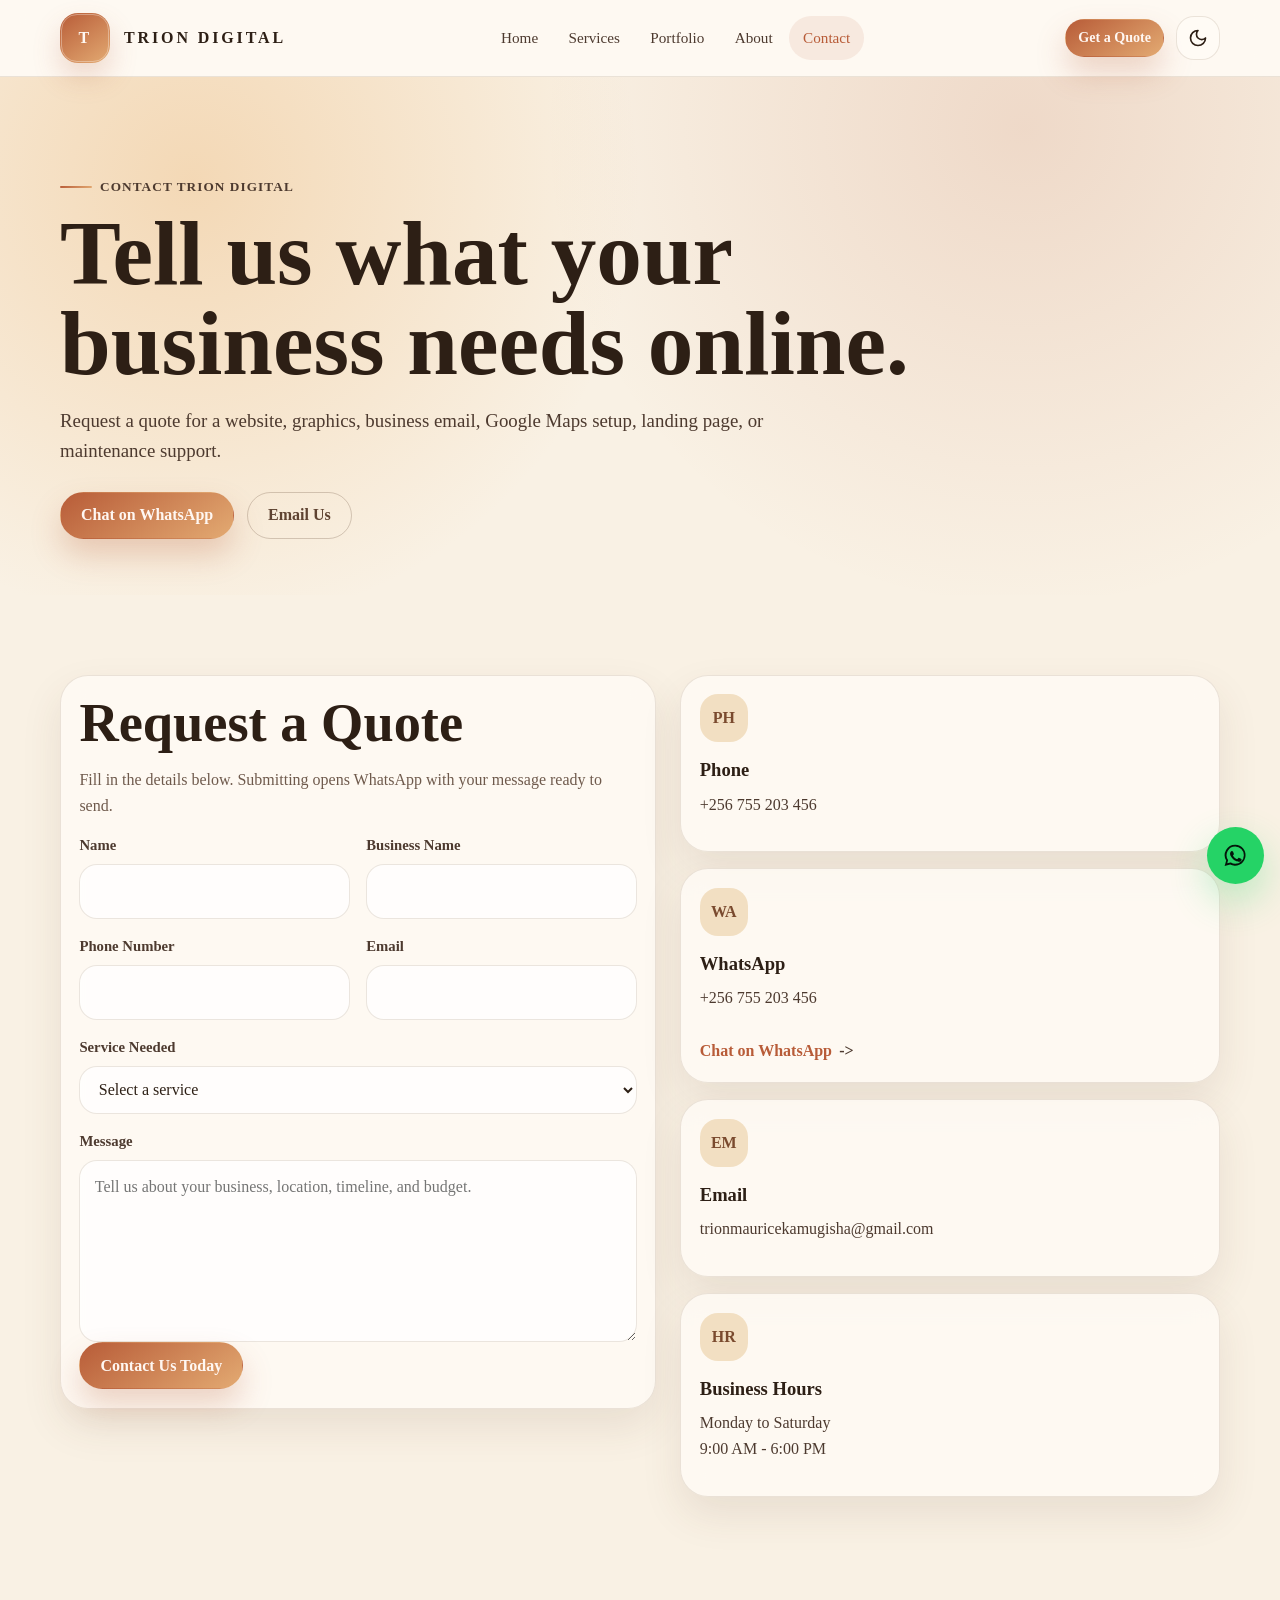
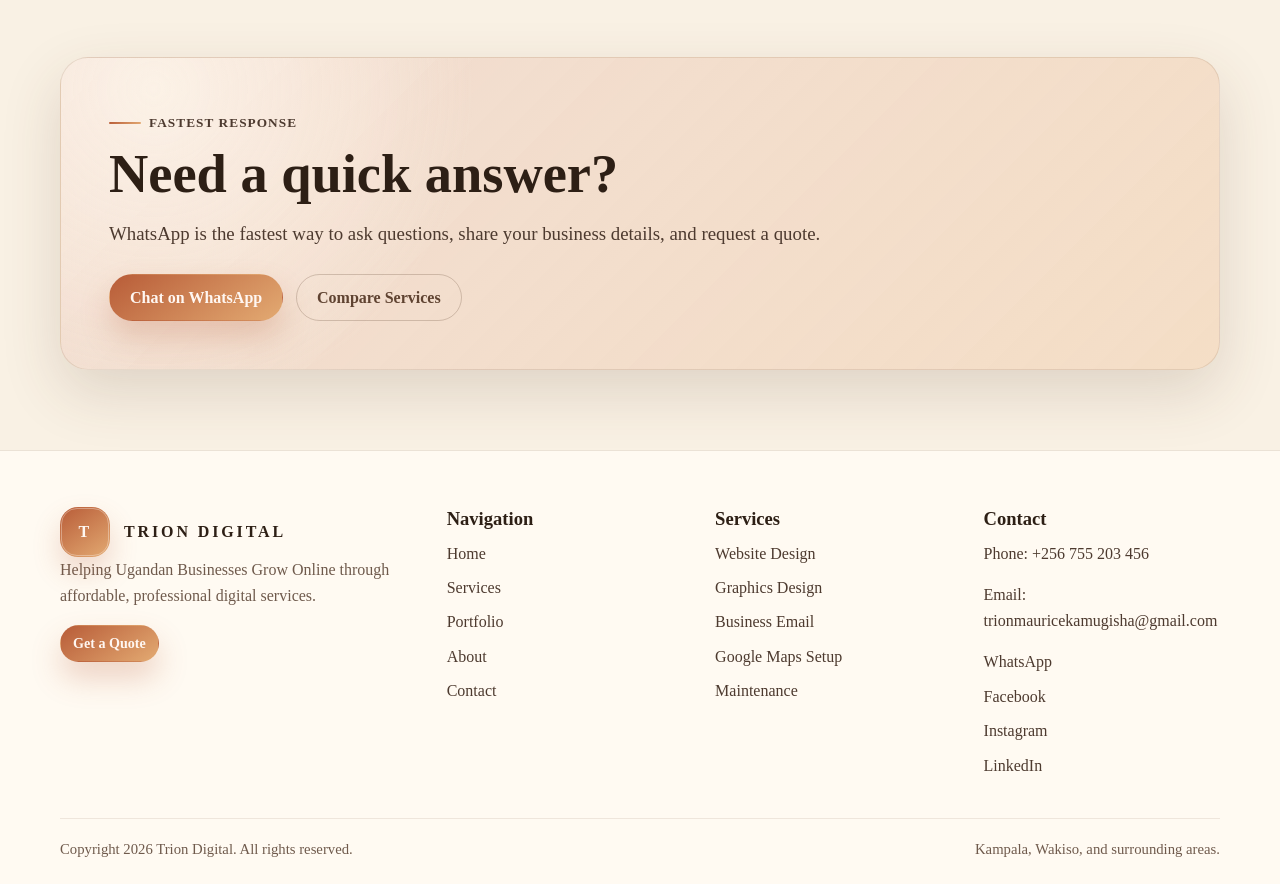
<file: contact.html>
<!doctype html>
<html lang="en">
  <head>
    <meta charset="UTF-8" />
    <meta name="viewport" content="width=device-width, initial-scale=1.0" />
    <meta
      name="description"
      content="Contact Trion Digital for website design, graphics design, business email setup, Google Maps setup, landing pages, and maintenance in Uganda."
    />
    <meta property="og:title" content="Contact | Trion Digital" />
    <meta
      property="og:description"
      content="Request a quote or chat with Trion Digital on WhatsApp today."
    />
    <meta property="og:type" content="website" />
    <title>Contact | Trion Digital</title>
    <link rel="stylesheet" href="styles.css" />
    <script src="script.js" defer></script>
  </head>
  <body>
    <a class="skip-link" href="#main">Skip to content</a>
    <header class="site-header">
      <div class="container nav">
        <a class="logo" href="index.html"
          ><span class="logo-mark">T</span><span>TRION DIGITAL</span></a
        >
        <nav class="nav-links" aria-label="Main menu">
          <a href="index.html">Home</a><a href="services.html">Services</a
          ><a href="portfolio.html">Portfolio</a><a href="about.html">About</a
          ><a class="active" href="contact.html">Contact</a>
        </nav>
        <div class="nav-actions">
          <a class="btn btn-primary btn-small" href="contact.html"
            >Get a Quote</a
          ><button
            class="theme-toggle"
            type="button"
            aria-label="Toggle theme"
            data-theme-toggle
          >
            </button
          ><button
            class="menu-toggle"
            type="button"
            aria-label="Open menu"
            aria-expanded="false"
          >
            <span></span>
          </button>
        </div>
      </div>
    </header>

    <main id="main">
      <section class="page-hero">
        <div class="container" data-reveal>
          <p class="eyebrow">Contact Trion Digital</p>
          <h1>Tell us what your business needs online.</h1>
          <p class="lead">
            Request a quote for a website, graphics, business email, Google Maps
            setup, landing page, or maintenance support.
          </p>
          <div class="hero-actions">
            <a
              class="btn btn-primary"
              data-whatsapp-link
              target="_blank"
              rel="noopener"
              >Chat on WhatsApp</a
            ><a
              class="btn btn-secondary"
              href="mailto:trionmauricekamugisha@gmail.com"
              >Email Us</a
            >
          </div>
        </div>
      </section>

      <section class="section">
        <div class="container contact-layout">
          <form class="card" data-contact-form data-reveal>
            <h2>Request a Quote</h2>
            <p class="muted">
              Fill in the details below. Submitting opens WhatsApp with your
              message ready to send.
            </p>
            <div class="form-grid">
              <div class="form-field">
                <label for="name">Name</label
                ><input
                  id="name"
                  name="name"
                  type="text"
                  autocomplete="name"
                  required
                />
              </div>
              <div class="form-field">
                <label for="business">Business Name</label
                ><input
                  id="business"
                  name="business"
                  type="text"
                  autocomplete="organization"
                />
              </div>
              <div class="form-field">
                <label for="phone">Phone Number</label
                ><input
                  id="phone"
                  name="phone"
                  type="tel"
                  autocomplete="tel"
                  required
                />
              </div>
              <div class="form-field">
                <label for="email">Email</label
                ><input
                  id="email"
                  name="email"
                  type="email"
                  autocomplete="email"
                />
              </div>
              <div class="form-field full">
                <label for="service">Service Needed</label
                ><select id="service" name="service" required>
                  <option value="">Select a service</option>
                  <option>Website Design</option>
                  <option>Graphics Design</option>
                  <option>Business Email Setup</option>
                  <option>Google Maps Business Setup</option>
                  <option>Social Media Landing Page</option>
                  <option>Website Maintenance</option>
                </select>
              </div>
              <div class="form-field full">
                <label for="message">Message</label
                ><textarea
                  id="message"
                  name="message"
                  rows="6"
                  placeholder="Tell us about your business, location, timeline, and budget."
                ></textarea>
              </div>
            </div>
            <button class="btn btn-primary" type="submit">
              Contact Us Today
            </button>
          </form>

          <aside class="grid" data-reveal>
            <article class="contact-card">
              <span class="icon-box">PH</span>
              <h3>Phone</h3>
              <p class="contact-line">+256 755 203 456</p>
            </article>
            <article class="contact-card">
              <span class="icon-box">WA</span>
              <h3>WhatsApp</h3>
              <p class="contact-line">+256 755 203 456</p>
              <a
                class="card-link"
                data-whatsapp-link
                target="_blank"
                rel="noopener"
                >Chat on WhatsApp</a
              >
            </article>
            <article class="contact-card">
              <span class="icon-box">EM</span>
              <h3>Email</h3>
              <p class="contact-line">
                <a href="mailto:trionmauricekamugisha@gmail.com"
                  >trionmauricekamugisha@gmail.com</a
                >
              </p>
            </article>
            <article class="contact-card">
              <span class="icon-box">HR</span>
              <h3>Business Hours</h3>
              <p class="contact-line">
                Monday to Saturday<br />9:00 AM - 6:00 PM
              </p>
            </article>
          </aside>
        </div>
      </section>

      <section class="section">
        <div class="container">
          <div class="cta-band" data-reveal>
            <p class="section-eyebrow">Fastest Response</p>
            <h2>Need a quick answer?</h2>
            <p class="lead">
              WhatsApp is the fastest way to ask questions, share your business
              details, and request a quote.
            </p>
            <div class="cta-actions">
              <a
                class="btn btn-primary"
                data-whatsapp-link
                target="_blank"
                rel="noopener"
                >Chat on WhatsApp</a
              ><a class="btn btn-secondary" href="services.html"
                >Compare Services</a
              >
            </div>
          </div>
        </div>
      </section>
    </main>

    <footer class="site-footer">
      <div class="container">
        <div class="footer-grid">
          <div>
            <a class="logo" href="index.html"
              ><span class="logo-mark">T</span><span>TRION DIGITAL</span></a
            >
            <p class="muted">
              Helping Ugandan Businesses Grow Online through affordable,
              professional digital services.
            </p>
            <a class="btn btn-primary btn-small" href="contact.html"
              >Get a Quote</a
            >
          </div>
          <div>
            <h3>Navigation</h3>
            <div class="footer-links">
              <a href="index.html">Home</a><a href="services.html">Services</a
              ><a href="portfolio.html">Portfolio</a
              ><a href="about.html">About</a><a href="contact.html">Contact</a>
            </div>
          </div>
          <div>
            <h3>Services</h3>
            <div class="footer-links">
              <a href="services.html#website-design">Website Design</a
              ><a href="services.html#graphics-design">Graphics Design</a
              ><a href="services.html#business-email">Business Email</a
              ><a href="services.html#google-maps">Google Maps Setup</a
              ><a href="services.html#maintenance">Maintenance</a>
            </div>
          </div>
          <div>
            <h3>Contact</h3>
            <p class="contact-line">Phone: +256 755 203 456</p>
            <p class="contact-line">
              Email:
              <a href="mailto:trionmauricekamugisha@gmail.com"
                >trionmauricekamugisha@gmail.com</a
              >
            </p>
            <div class="footer-links">
              <a data-whatsapp-link target="_blank" rel="noopener">WhatsApp</a
              ><a href="#">Facebook</a><a href="#">Instagram</a
              ><a href="#">LinkedIn</a>
            </div>
          </div>
        </div>
        <div class="footer-bottom">
          <span>Copyright 2026 Trion Digital. All rights reserved.</span
          ><span>Kampala, Wakiso, and surrounding areas.</span>
        </div>
      </div>
    </footer>
    <a
      class="whatsapp-float"
      data-whatsapp-link
      target="_blank"
      rel="noopener"
      aria-label="Chat with us on WhatsApp"
    >
      <svg viewBox="0 0 32 32" aria-hidden="true">
        <path
          d="M16.04 3.2A12.74 12.74 0 0 0 5.1 22.5L3.2 29l6.67-1.75A12.75 12.75 0 1 0 16.04 3.2Zm0 2.3a10.45 10.45 0 1 1 0 20.9 10.32 10.32 0 0 1-5.32-1.46l-.38-.23-3.96 1.04 1.06-3.86-.25-.4A10.44 10.44 0 0 1 16.04 5.5Zm-4.2 5.55c-.23 0-.6.08-.91.43-.31.35-1.2 1.17-1.2 2.86s1.23 3.32 1.4 3.55c.17.23 2.38 3.8 5.87 5.18 2.9 1.15 3.5.92 4.13.86.63-.06 2.04-.83 2.33-1.63.29-.8.29-1.49.2-1.63-.09-.14-.32-.23-.67-.4-.34-.17-2.04-1-2.35-1.12-.31-.11-.54-.17-.77.18-.23.34-.89 1.12-1.09 1.34-.2.23-.4.26-.74.09-.34-.17-1.45-.53-2.76-1.7-1.02-.91-1.71-2.03-1.91-2.37-.2-.34-.02-.53.15-.7.16-.15.34-.4.52-.6.17-.2.23-.34.34-.57.11-.23.06-.43-.03-.6-.09-.17-.77-1.86-1.06-2.55-.28-.67-.56-.58-.77-.59h-.68Z"
        />
      </svg>
    </a>
  </body>
</html>
</file>
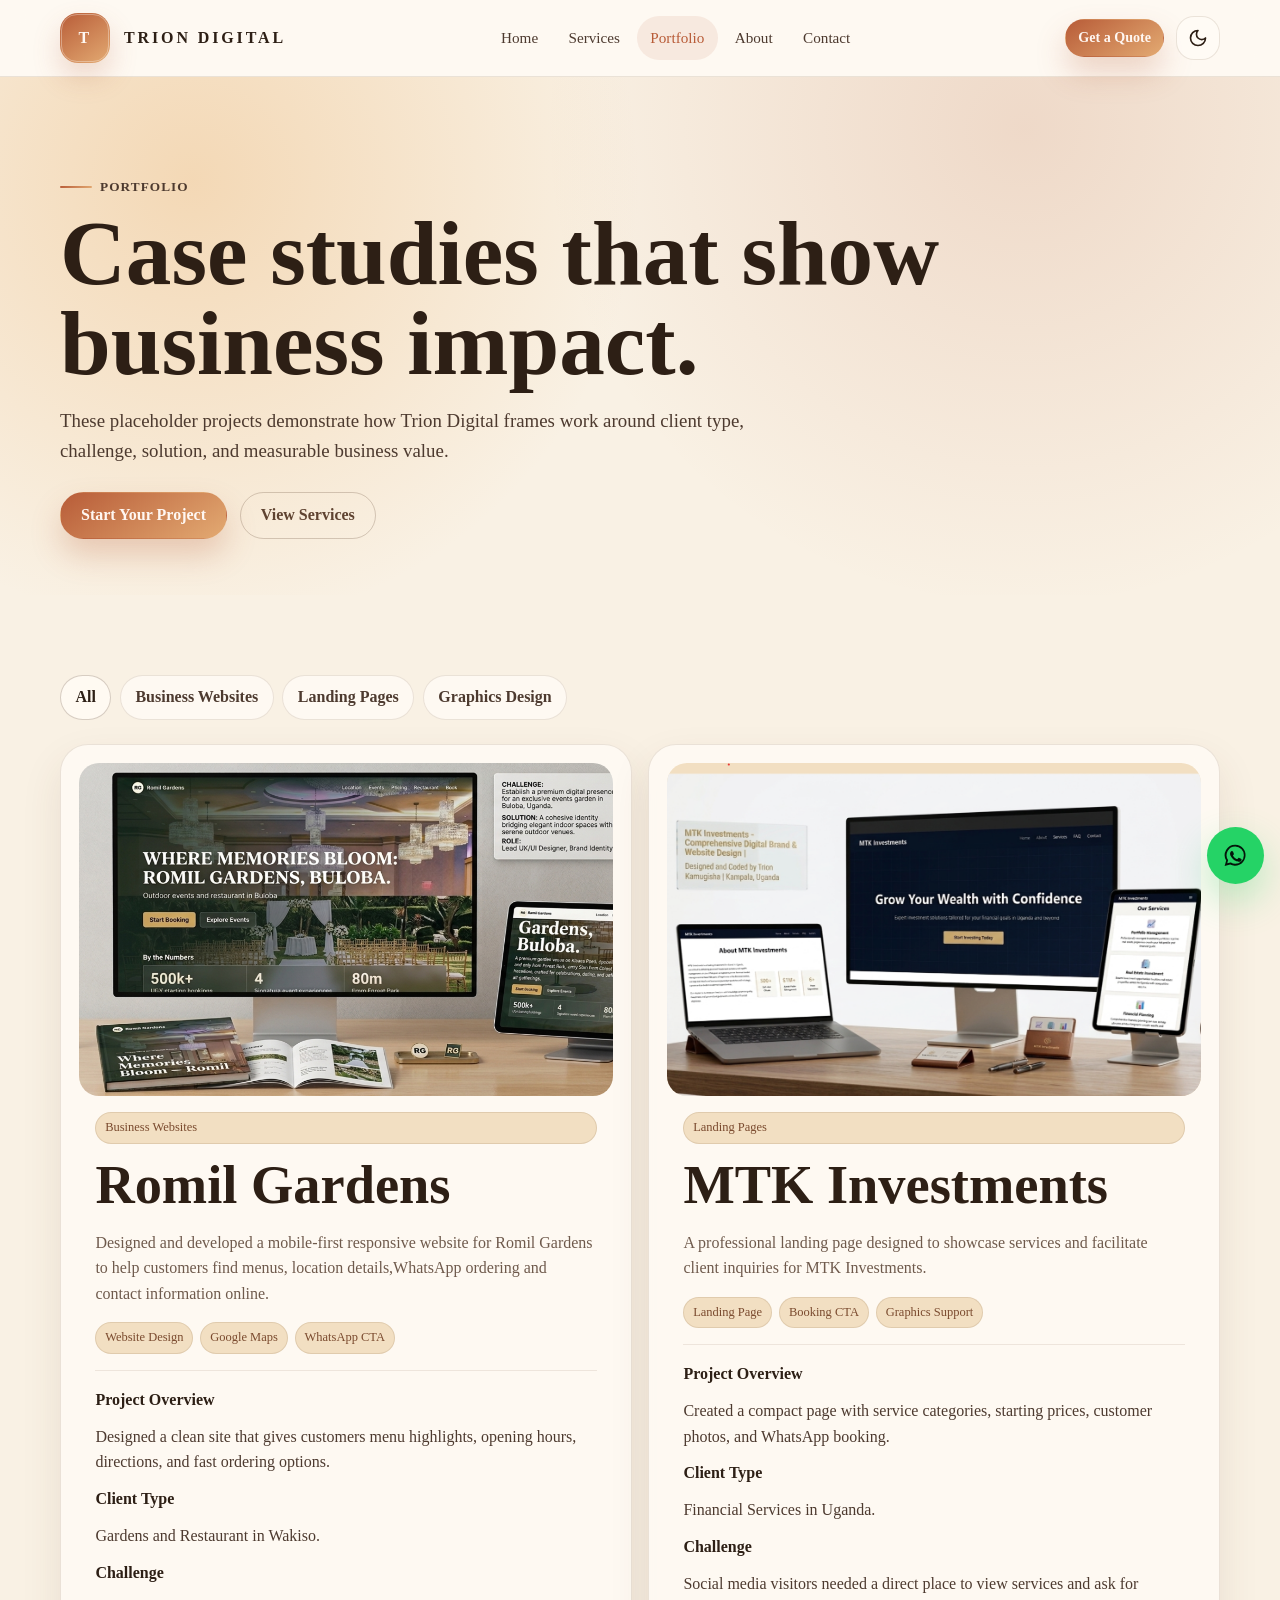
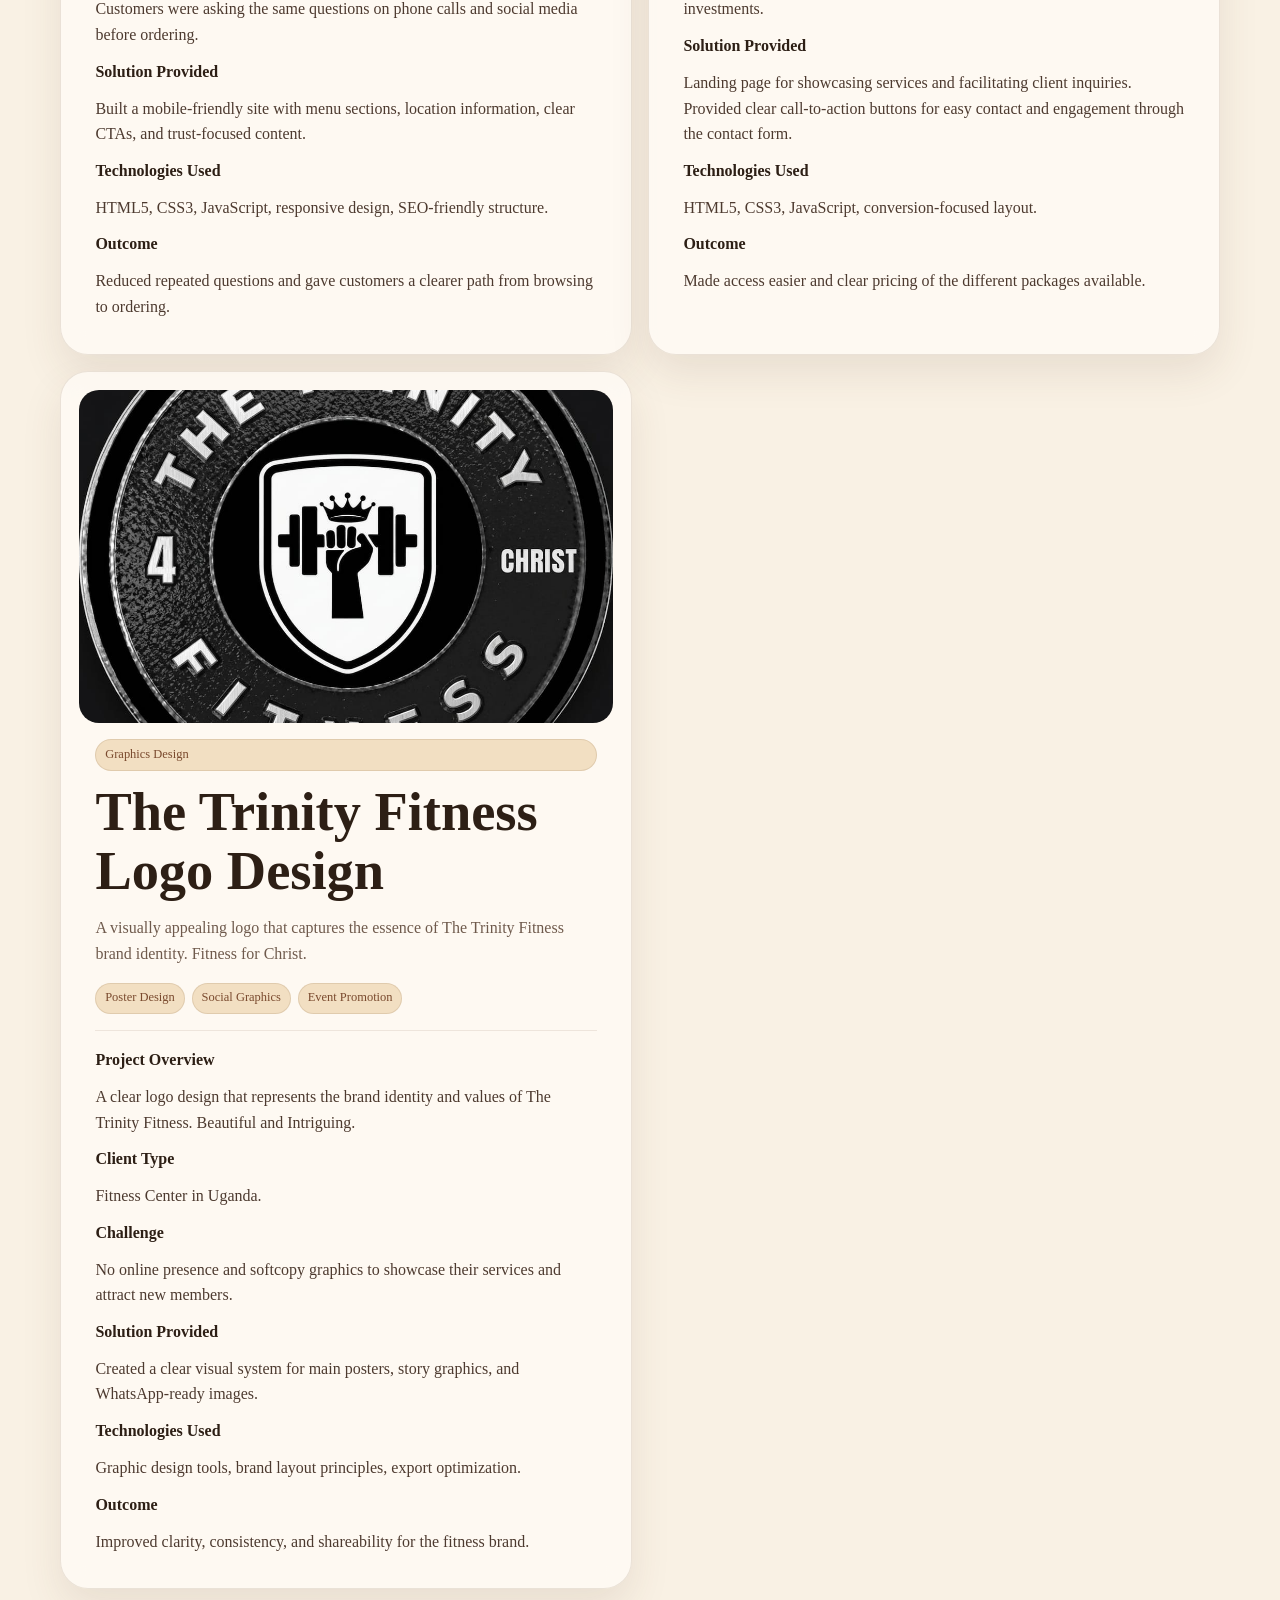
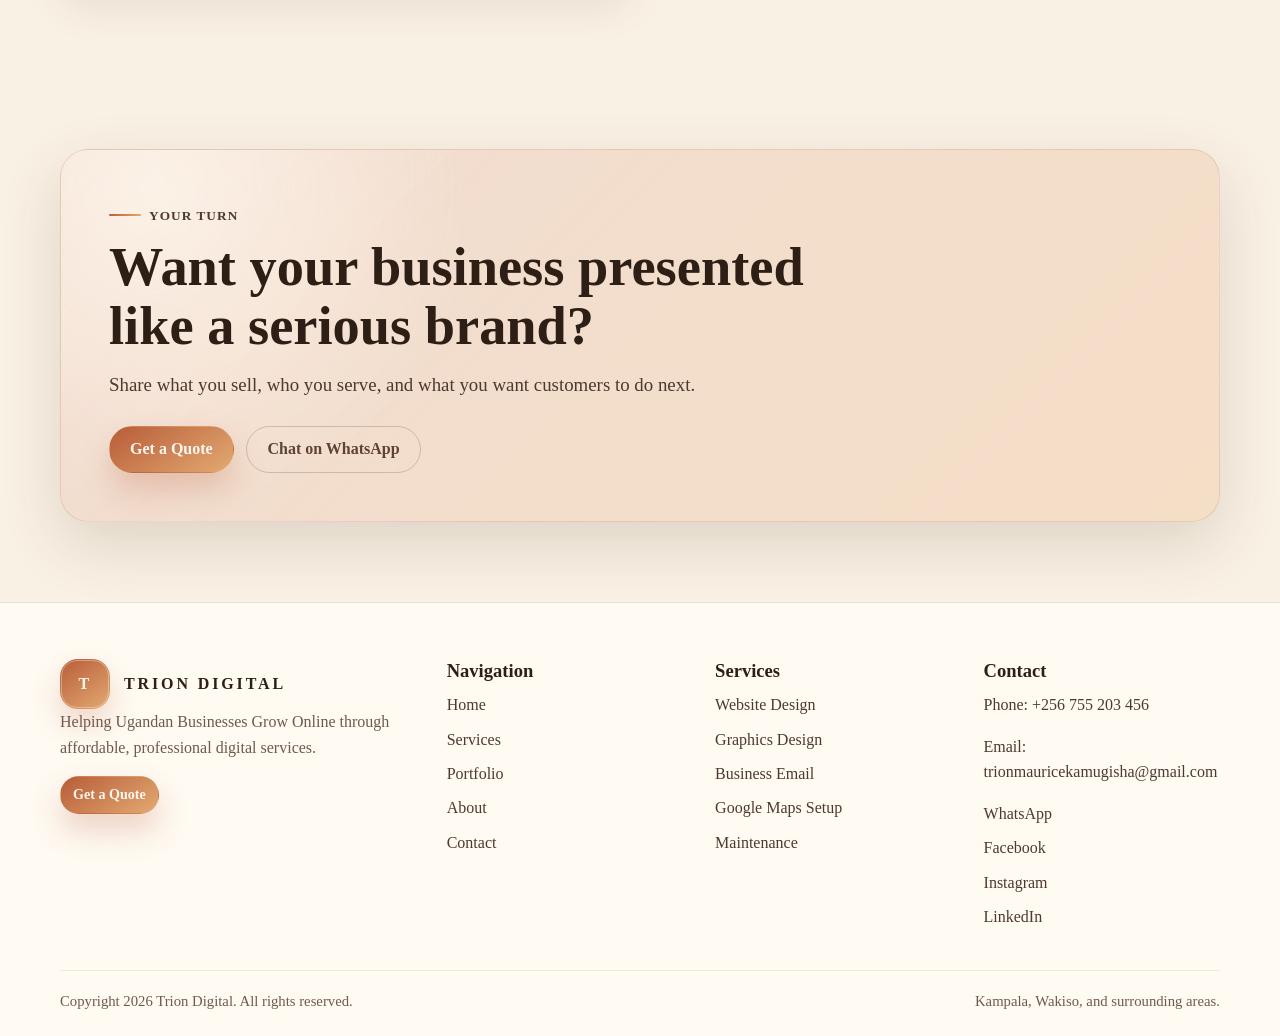
<file: portfolio.html>
<!doctype html>
<html lang="en">
  <head>
    <meta charset="UTF-8" />
    <meta name="viewport" content="width=device-width, initial-scale=1.0" />
    <meta
      name="description"
      content="View Trion Digital portfolio examples and business-focused case studies for websites, landing pages, and graphics design."
    />
    <meta property="og:title" content="Portfolio | Trion Digital" />
    <meta
      property="og:description"
      content="Case studies showing digital solutions for Ugandan businesses and organizations."
    />
    <meta property="og:type" content="website" />
    <title>Portfolio | Trion Digital</title>
    <link rel="stylesheet" href="styles.css" />
    <script src="script.js" defer></script>
  </head>
  <body>
    <a class="skip-link" href="#main">Skip to content</a>
    <header class="site-header">
      <div class="container nav">
        <a class="logo" href="index.html"
          ><span class="logo-mark">T</span><span>TRION DIGITAL</span></a
        >
        <nav class="nav-links" aria-label="Main menu">
          <a href="index.html">Home</a><a href="services.html">Services</a
          ><a class="active" href="portfolio.html">Portfolio</a
          ><a href="about.html">About</a><a href="contact.html">Contact</a>
        </nav>
        <div class="nav-actions">
          <a class="btn btn-primary btn-small" href="contact.html"
            >Get a Quote</a
          ><button
            class="theme-toggle"
            type="button"
            aria-label="Toggle theme"
            data-theme-toggle
          ></button
          ><button
            class="menu-toggle"
            type="button"
            aria-label="Open menu"
            aria-expanded="false"
          >
            <span></span>
          </button>
        </div>
      </div>
    </header>

    <main id="main">
      <section class="page-hero">
        <div class="container" data-reveal>
          <p class="eyebrow">Portfolio</p>
          <h1>Case studies that show business impact.</h1>
          <p class="lead">
            These placeholder projects demonstrate how Trion Digital frames work
            around client type, challenge, solution, and measurable business
            value.
          </p>
          <div class="hero-actions">
            <a class="btn btn-primary" href="contact.html">Start Your Project</a
            ><a class="btn btn-secondary" href="services.html">View Services</a>
          </div>
        </div>
      </section>

      <section class="section">
        <div class="container">
          <div class="filter-bar" aria-label="Portfolio filters" data-reveal>
            <button class="filter-btn active" type="button" data-filter="all">
              All
            </button>
            <button class="filter-btn" type="button" data-filter="websites">
              Business Websites
            </button>
            <button class="filter-btn" type="button" data-filter="landing">
              Landing Pages
            </button>
            <button class="filter-btn" type="button" data-filter="graphics">
              Graphics Design
            </button>
          </div>
          <div class="grid grid-2">
            <article class="case-card" data-category="websites" data-reveal>
              <div class="work-image">
                <img
                  loading="lazy"
                  decoding="async"
                  src="Romil Mockup.png"
                  alt="Restaurant team serving customers"
                  width="900"
                  height="560"
                />
              </div>
              <div class="work-content">
                <p class="tag">Business Websites</p>
                <h2>Romil Gardens</h2>
                <p class="muted">
                  Designed and developed a mobile-first responsive website for
                  Romil Gardens to help customers find menus, location
                  details,WhatsApp ordering and contact information online.
                </p>
                <ul class="tag-list">
                  <li class="tag">Website Design</li>
                  <li class="tag">Google Maps</li>
                  <li class="tag">WhatsApp CTA</li>
                </ul>
                <div class="case-study">
                  <dl>
                    <dt>Project Overview</dt>
                    <dd>
                      Designed a clean site that gives customers menu
                      highlights, opening hours, directions, and fast ordering
                      options.
                    </dd>
                    <dt>Client Type</dt>
                    <dd>Gardens and Restaurant in Wakiso.</dd>
                    <dt>Challenge</dt>
                    <dd>
                      Customers were asking the same questions on phone calls
                      and social media before ordering.
                    </dd>
                    <dt>Solution Provided</dt>
                    <dd>
                      Built a mobile-friendly site with menu sections, location
                      information, clear CTAs, and trust-focused content.
                    </dd>
                    <dt>Technologies Used</dt>
                    <dd>
                      HTML5, CSS3, JavaScript, responsive design, SEO-friendly
                      structure.
                    </dd>
                    <dt>Outcome</dt>
                    <dd>
                      Reduced repeated questions and gave customers a clearer
                      path from browsing to ordering.
                    </dd>
                  </dl>
                </div>
              </div>
            </article>

            <article class="case-card" data-category="landing" data-reveal>
              <div class="work-image">
                <img
                  loading="lazy"
                  decoding="async"
                  src="mtkinvestments mock up.png"
                  alt="Salon consultation with client"
                  width="900"
                  height="560"
                />
              </div>
              <div class="work-content">
                <p class="tag">Landing Pages</p>
                <h2>MTK Investments</h2>
                <p class="muted">
                  A professional landing page designed to showcase services and facilitate client inquiries
                  for MTK Investments.
                </p>
                <ul class="tag-list">
                  <li class="tag">Landing Page</li>
                  <li class="tag">Booking CTA</li>
                  <li class="tag">Graphics Support</li>
                </ul>
                <div class="case-study">
                  <dl>
                    <dt>Project Overview</dt>
                    <dd>
                      Created a compact page with service categories, starting
                      prices, customer photos, and WhatsApp booking.
                    </dd>
                    <dt>Client Type</dt>
                    <dd>Financial Services in Uganda.</dd>
                    <dt>Challenge</dt>
                    <dd>
                      Social media visitors needed a direct place to view
                      services and ask for investments.
                    </dd>
                    <dt>Solution Provided</dt>
                    <dd>
                      Landing page for showcasing services and facilitating client inquiries. Provided clear call-to-action buttons 
                      for easy contact and engagement through the contact form.
                    </dd>
                    <dt>Technologies Used</dt>
                    <dd>HTML5, CSS3, JavaScript, conversion-focused layout.</dd>
                    <dt>Outcome</dt>
                    <dd>
                      Made access easier and clear pricing of the different packages available.
                    </dd>
                  </dl>
                </div>
              </div>
            </article>

            <article class="case-card" data-category="graphics" data-reveal>
              <div class="work-image">
                <img
                  loading="lazy"
                  decoding="async"
                  src="eric logo.jpeg"
                  alt="logos and social media graphics preview"
                  width="900"
                  height="560"
                />
              </div>
              <div class="work-content">
                <p class="tag">Graphics Design</p>
                <h2>The Trinity Fitness Logo Design</h2>
                <p class="muted">
                  A visually appealing logo that captures the essence of The Trinity Fitness brand identity.
                  Fitness for Christ.
                </p>
                <ul class="tag-list">
                  <li class="tag">Poster Design</li>
                  <li class="tag">Social Graphics</li>
                  <li class="tag">Event Promotion</li>
                </ul>
                <div class="case-study">
                  <dl>
                    <dt>Project Overview</dt>
                    <dd>
                      A clear logo design that represents the brand identity and values of The Trinity Fitness.
                      Beautiful and Intriguing.
                    </dd>
                    <dt>Client Type</dt>
                    <dd>Fitness Center in Uganda.</dd>
                    <dt>Challenge</dt>
                    <dd>
                      No online presence and softcopy graphics to showcase their services 
                      and attract new members.
                    </dd>
                    <dt>Solution Provided</dt>
                    <dd>
                      Created a clear visual system for main posters, story
                      graphics, and WhatsApp-ready images.
                    </dd>
                    <dt>Technologies Used</dt>
                    <dd>
                      Graphic design tools, brand layout principles, export
                      optimization.
                    </dd>
                    <dt>Outcome</dt>
                    <dd>
                      Improved clarity, consistency, and shareability for the
                      fitness brand.
                    </dd>
                  </dl>
                </div>
              </div>
            </article>
          </div>
        </div>
      </section>

      <section class="section">
        <div class="container">
          <div class="cta-band" data-reveal>
            <p class="section-eyebrow">Your Turn</p>
            <h2>Want your business presented like a serious brand?</h2>
            <p class="lead">
              Share what you sell, who you serve, and what you want customers to
              do next.
            </p>
            <div class="cta-actions">
              <a class="btn btn-primary" href="contact.html">Get a Quote</a
              ><a
                class="btn btn-secondary"
                data-whatsapp-link
                target="_blank"
                rel="noopener"
                >Chat on WhatsApp</a
              >
            </div>
          </div>
        </div>
      </section>
    </main>

    <footer class="site-footer">
      <div class="container">
        <div class="footer-grid">
          <div>
            <a class="logo" href="index.html"
              ><span class="logo-mark">T</span><span>TRION DIGITAL</span></a
            >
            <p class="muted">
              Helping Ugandan Businesses Grow Online through affordable,
              professional digital services.
            </p>
            <a class="btn btn-primary btn-small" href="contact.html"
              >Get a Quote</a
            >
          </div>
          <div>
            <h3>Navigation</h3>
            <div class="footer-links">
              <a href="index.html">Home</a><a href="services.html">Services</a
              ><a href="portfolio.html">Portfolio</a
              ><a href="about.html">About</a><a href="contact.html">Contact</a>
            </div>
          </div>
          <div>
            <h3>Services</h3>
            <div class="footer-links">
              <a href="services.html#website-design">Website Design</a
              ><a href="services.html#graphics-design">Graphics Design</a
              ><a href="services.html#business-email">Business Email</a
              ><a href="services.html#google-maps">Google Maps Setup</a
              ><a href="services.html#maintenance">Maintenance</a>
            </div>
          </div>
          <div>
            <h3>Contact</h3>
            <p class="contact-line">Phone: +256 755 203 456</p>
            <p class="contact-line">
              Email:
              <a href="mailto:trionmauricekamugisha@gmail.com"
                >trionmauricekamugisha@gmail.com</a
              >
            </p>
            <div class="footer-links">
              <a data-whatsapp-link target="_blank" rel="noopener">WhatsApp</a
              ><a href="#">Facebook</a><a href="#">Instagram</a
              ><a href="#">LinkedIn</a>
            </div>
          </div>
        </div>
        <div class="footer-bottom">
          <span>Copyright 2026 Trion Digital. All rights reserved.</span
          ><span>Kampala, Wakiso, and surrounding areas.</span>
        </div>
      </div>
    </footer>
    <a
      class="whatsapp-float"
      data-whatsapp-link
      target="_blank"
      rel="noopener"
      aria-label="Chat with us on WhatsApp"
    >
      <svg viewBox="0 0 32 32" aria-hidden="true">
        <path
          d="M16.04 3.2A12.74 12.74 0 0 0 5.1 22.5L3.2 29l6.67-1.75A12.75 12.75 0 1 0 16.04 3.2Zm0 2.3a10.45 10.45 0 1 1 0 20.9 10.32 10.32 0 0 1-5.32-1.46l-.38-.23-3.96 1.04 1.06-3.86-.25-.4A10.44 10.44 0 0 1 16.04 5.5Zm-4.2 5.55c-.23 0-.6.08-.91.43-.31.35-1.2 1.17-1.2 2.86s1.23 3.32 1.4 3.55c.17.23 2.38 3.8 5.87 5.18 2.9 1.15 3.5.92 4.13.86.63-.06 2.04-.83 2.33-1.63.29-.8.29-1.49.2-1.63-.09-.14-.32-.23-.67-.4-.34-.17-2.04-1-2.35-1.12-.31-.11-.54-.17-.77.18-.23.34-.89 1.12-1.09 1.34-.2.23-.4.26-.74.09-.34-.17-1.45-.53-2.76-1.7-1.02-.91-1.71-2.03-1.91-2.37-.2-.34-.02-.53.15-.7.16-.15.34-.4.52-.6.17-.2.23-.34.34-.57.11-.23.06-.43-.03-.6-.09-.17-.77-1.86-1.06-2.55-.28-.67-.56-.58-.77-.59h-.68Z"
        />
      </svg>
    </a>
  </body>
</html>
</file>
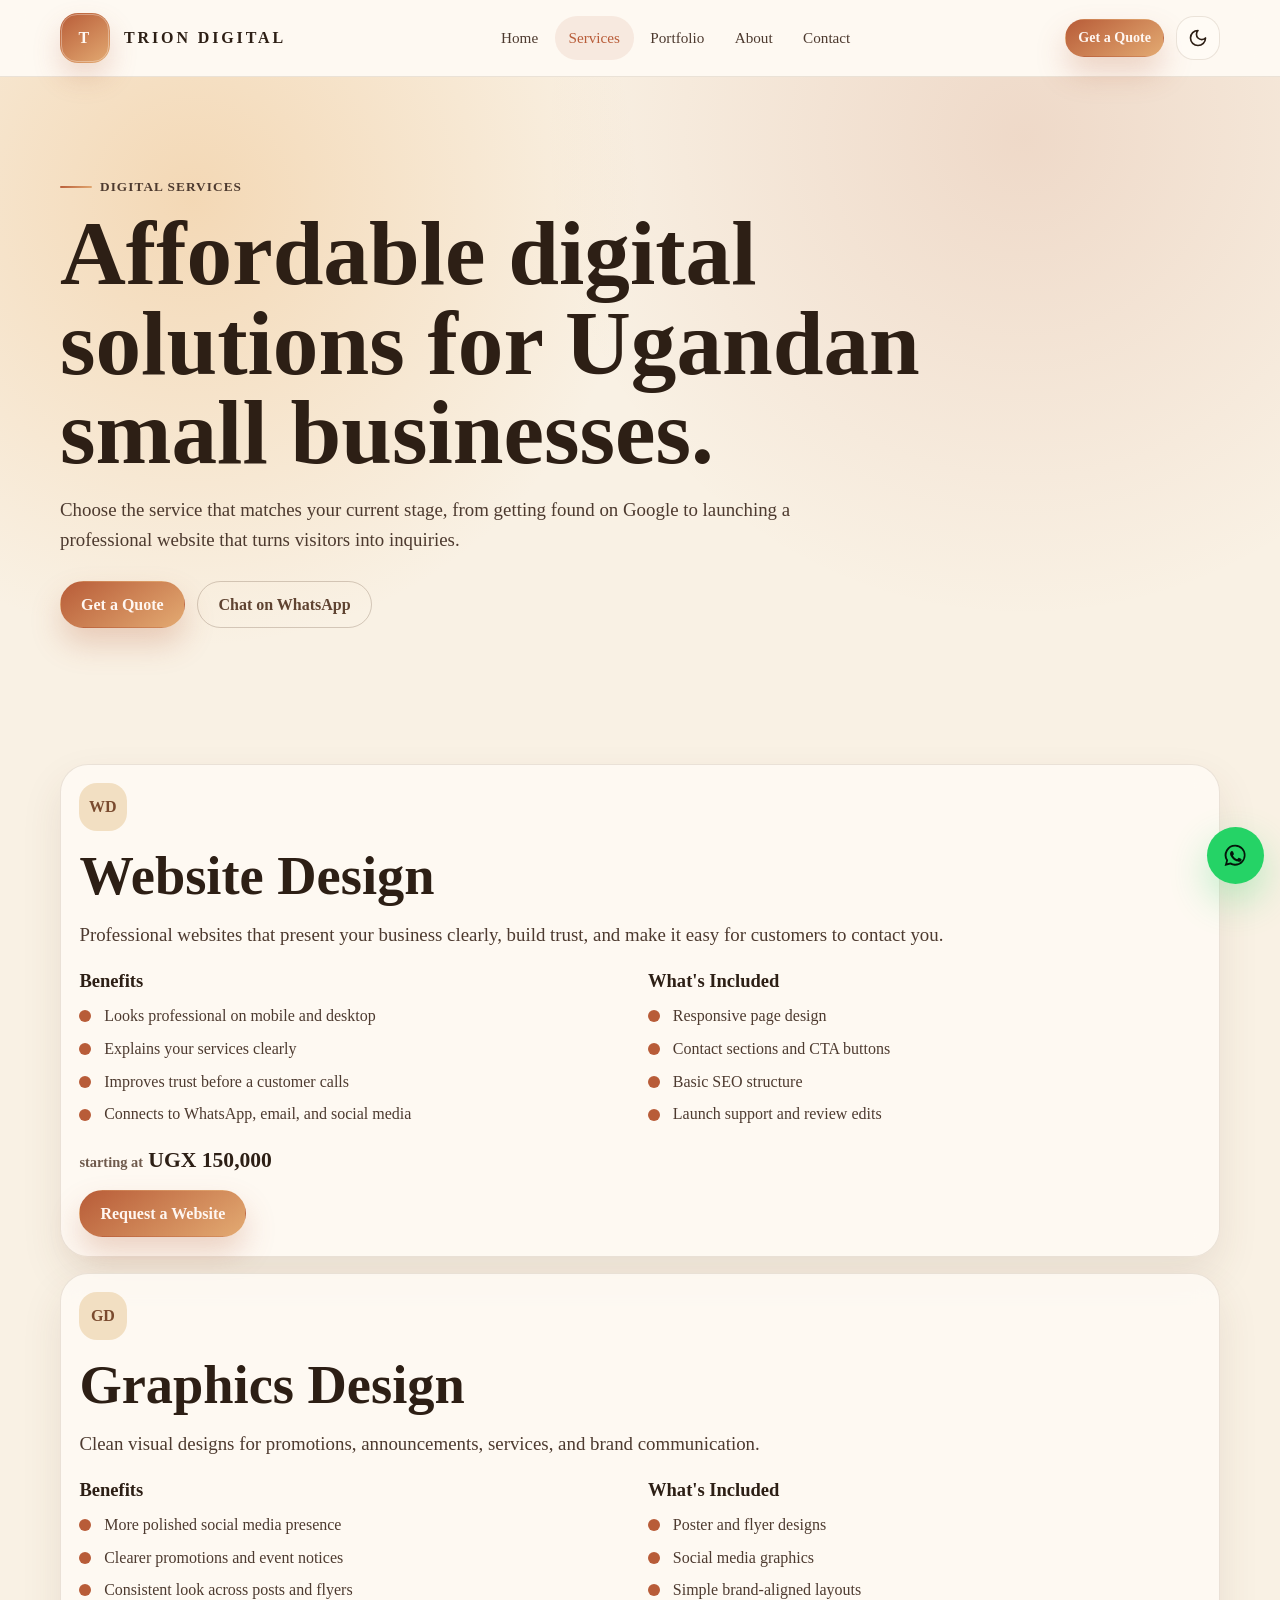
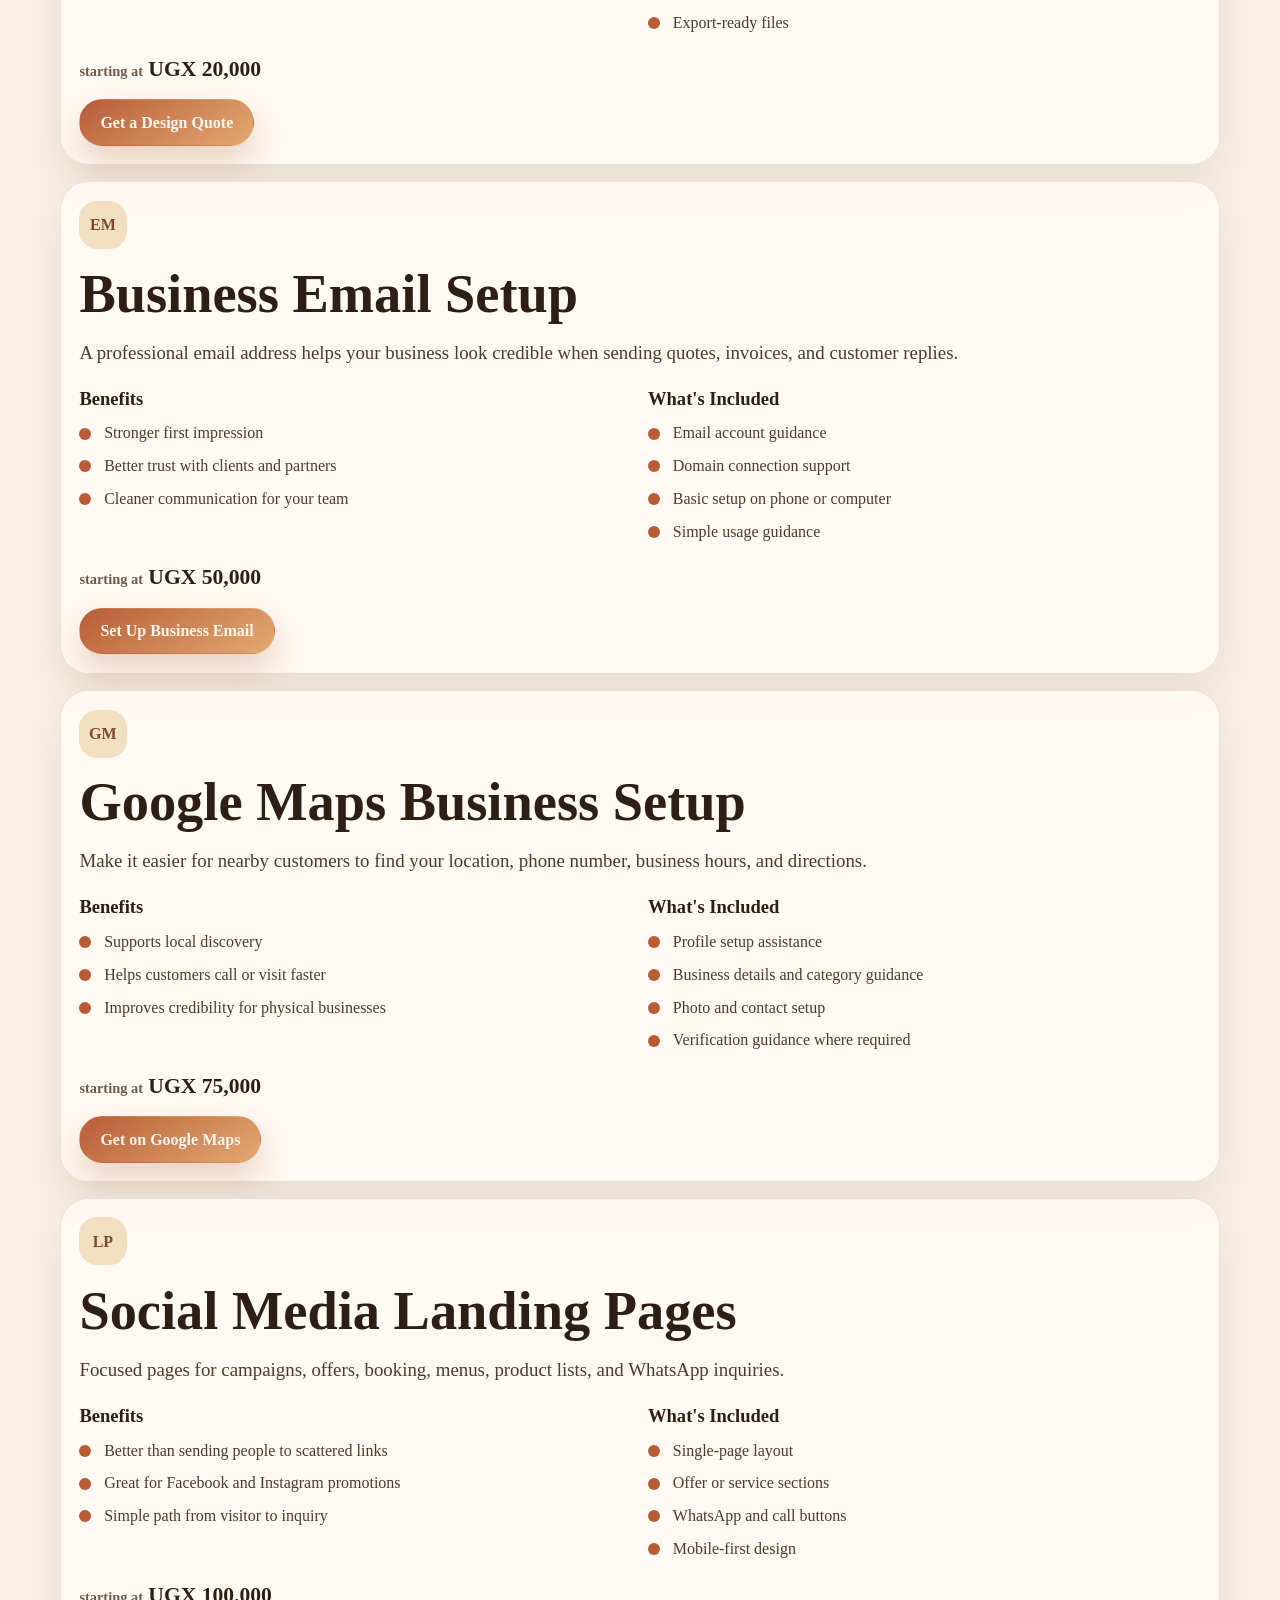
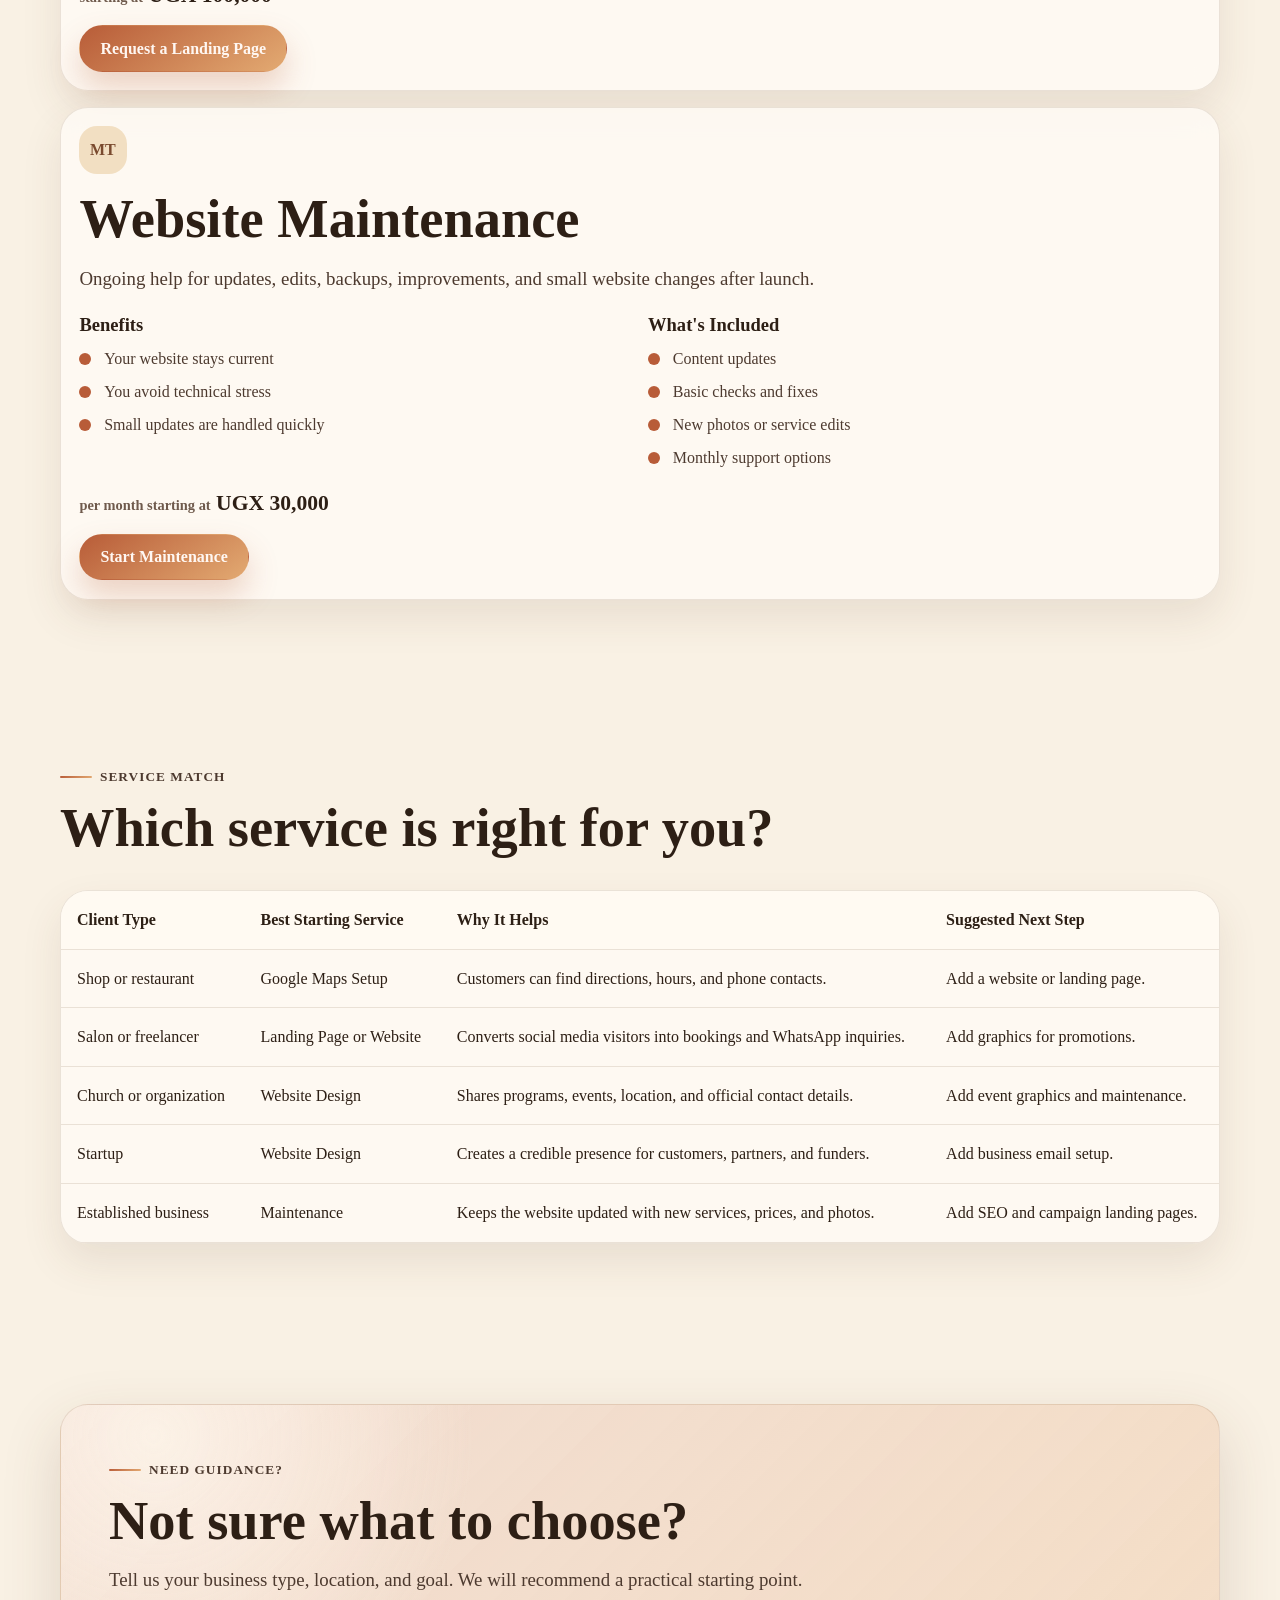
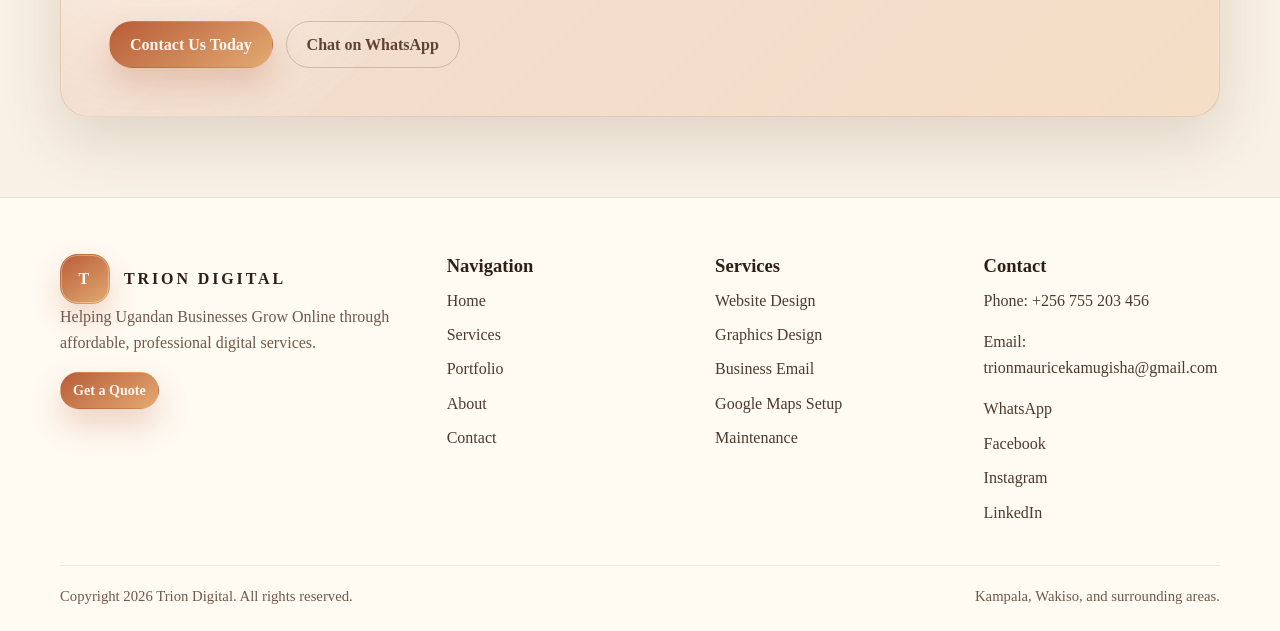
<file: services.html>
<!doctype html>
<html lang="en">
  <head>
    <meta charset="UTF-8" />
    <meta name="viewport" content="width=device-width, initial-scale=1.0" />
    <meta
      name="description"
      content="Explore Trion Digital services for Ugandan businesses: website design, graphics design, business email setup, Google Maps setup, landing pages, and maintenance."
    />
    <meta property="og:title" content="Services | Trion Digital" />
    <meta
      property="og:description"
      content="Affordable digital services for small businesses in Kampala, Nansana, Buloba, Wakiso, and across Uganda."
    />
    <meta property="og:type" content="website" />
    <title>Services | Trion Digital</title>
    <link rel="stylesheet" href="styles.css" />
    <script src="script.js" defer></script>
  </head>
  <body>
    <a class="skip-link" href="#main">Skip to content</a>
    <header class="site-header">
      <div class="container nav">
        <a class="logo" href="index.html"
          ><span class="logo-mark">T</span><span>TRION DIGITAL</span></a
        >
        <nav class="nav-links" aria-label="Main menu">
          <a href="index.html">Home</a
          ><a class="active" href="services.html">Services</a
          ><a href="portfolio.html">Portfolio</a><a href="about.html">About</a
          ><a href="contact.html">Contact</a>
        </nav>
        <div class="nav-actions">
          <a class="btn btn-primary btn-small" href="contact.html"
            >Get a Quote</a
          ><button
            class="theme-toggle"
            type="button"
            aria-label="Toggle theme"
            data-theme-toggle
          ></button
          ><button
            class="menu-toggle"
            type="button"
            aria-label="Open menu"
            aria-expanded="false"
          >
            <span></span>
          </button>
        </div>
      </div>
    </header>

    <main id="main">
      <section class="page-hero">
        <div class="container" data-reveal>
          <p class="eyebrow">Digital Services</p>
          <h1>Affordable digital solutions for Ugandan small businesses.</h1>
          <p class="lead">
            Choose the service that matches your current stage, from getting
            found on Google to launching a professional website that turns
            visitors into inquiries.
          </p>
          <div class="hero-actions">
            <a class="btn btn-primary" href="contact.html">Get a Quote</a
            ><a
              class="btn btn-secondary"
              data-whatsapp-link
              target="_blank"
              rel="noopener"
              >Chat on WhatsApp</a
            >
          </div>
        </div>
      </section>

      <section class="section">
        <div class="container service-detail">
          <article class="card" id="website-design" data-reveal>
            <span class="icon-box">WD</span>
            <h2>Website Design</h2>
            <p class="lead">
              Professional websites that present your business clearly, build
              trust, and make it easy for customers to contact you.
            </p>
            <div class="service-detail-grid">
              <div>
                <h3>Benefits</h3>
                <ul class="check-list">
                  <li>Looks professional on mobile and desktop</li>
                  <li>Explains your services clearly</li>
                  <li>Improves trust before a customer calls</li>
                  <li>Connects to WhatsApp, email, and social media</li>
                </ul>
              </div>
              <div>
                <h3>What's Included</h3>
                <ul class="check-list">
                  <li>Responsive page design</li>
                  <li>Contact sections and CTA buttons</li>
                  <li>Basic SEO structure</li>
                  <li>Launch support and review edits</li>
                </ul>
              </div>
            </div>
            <p class="price"><span>starting at</span> UGX 150,000</p>
            <a class="btn btn-primary" href="contact.html">Request a Website</a>
          </article>

          <article class="card" id="graphics-design" data-reveal>
            <span class="icon-box">GD</span>
            <h2>Graphics Design</h2>
            <p class="lead">
              Clean visual designs for promotions, announcements, services, and
              brand communication.
            </p>
            <div class="service-detail-grid">
              <div>
                <h3>Benefits</h3>
                <ul class="check-list">
                  <li>More polished social media presence</li>
                  <li>Clearer promotions and event notices</li>
                  <li>Consistent look across posts and flyers</li>
                </ul>
              </div>
              <div>
                <h3>What's Included</h3>
                <ul class="check-list">
                  <li>Poster and flyer designs</li>
                  <li>Social media graphics</li>
                  <li>Simple brand-aligned layouts</li>
                  <li>Export-ready files</li>
                </ul>
              </div>
            </div>
            <p class="price"><span>starting at</span> UGX 20,000 </p>
            <a class="btn btn-primary" href="contact.html"
              >Get a Design Quote</a
            >
          </article>

          <article class="card" id="business-email" data-reveal>
            <span class="icon-box">EM</span>
            <h2>Business Email Setup</h2>
            <p class="lead">
              A professional email address helps your business look credible
              when sending quotes, invoices, and customer replies.
            </p>
            <div class="service-detail-grid">
              <div>
                <h3>Benefits</h3>
                <ul class="check-list">
                  <li>Stronger first impression</li>
                  <li>Better trust with clients and partners</li>
                  <li>Cleaner communication for your team</li>
                </ul>
              </div>
              <div>
                <h3>What's Included</h3>
                <ul class="check-list">
                  <li>Email account guidance</li>
                  <li>Domain connection support</li>
                  <li>Basic setup on phone or computer</li>
                  <li>Simple usage guidance</li>
                </ul>
              </div>
            </div>
            <p class="price"><span>starting at</span> UGX 50,000</p>
            <a class="btn btn-primary" href="contact.html"
              >Set Up Business Email</a
            >
          </article>

          <article class="card" id="google-maps" data-reveal>
            <span class="icon-box">GM</span>
            <h2>Google Maps Business Setup</h2>
            <p class="lead">
              Make it easier for nearby customers to find your location, phone
              number, business hours, and directions.
            </p>
            <div class="service-detail-grid">
              <div>
                <h3>Benefits</h3>
                <ul class="check-list">
                  <li>Supports local discovery</li>
                  <li>Helps customers call or visit faster</li>
                  <li>Improves credibility for physical businesses</li>
                </ul>
              </div>
              <div>
                <h3>What's Included</h3>
                <ul class="check-list">
                  <li>Profile setup assistance</li>
                  <li>Business details and category guidance</li>
                  <li>Photo and contact setup</li>
                  <li>Verification guidance where required</li>
                </ul>
              </div>
            </div>
            <p class="price"><span>starting at</span> UGX 75,000</p>
            <a class="btn btn-primary" href="contact.html"
              >Get on Google Maps</a
            >
          </article>

          <article class="card" id="landing-pages" data-reveal>
            <span class="icon-box">LP</span>
            <h2>Social Media Landing Pages</h2>
            <p class="lead">
              Focused pages for campaigns, offers, booking, menus, product
              lists, and WhatsApp inquiries.
            </p>
            <div class="service-detail-grid">
              <div>
                <h3>Benefits</h3>
                <ul class="check-list">
                  <li>Better than sending people to scattered links</li>
                  <li>Great for Facebook and Instagram promotions</li>
                  <li>Simple path from visitor to inquiry</li>
                </ul>
              </div>
              <div>
                <h3>What's Included</h3>
                <ul class="check-list">
                  <li>Single-page layout</li>
                  <li>Offer or service sections</li>
                  <li>WhatsApp and call buttons</li>
                  <li>Mobile-first design</li>
                </ul>
              </div>
            </div>
            <p class="price"><span>starting at</span> UGX 100,000</p>
            <a class="btn btn-primary" href="contact.html"
              >Request a Landing Page</a
            >
          </article>

          <article class="card" id="maintenance" data-reveal>
            <span class="icon-box">MT</span>
            <h2>Website Maintenance</h2>
            <p class="lead">
              Ongoing help for updates, edits, backups, improvements, and small
              website changes after launch.
            </p>
            <div class="service-detail-grid">
              <div>
                <h3>Benefits</h3>
                <ul class="check-list">
                  <li>Your website stays current</li>
                  <li>You avoid technical stress</li>
                  <li>Small updates are handled quickly</li>
                </ul>
              </div>
              <div>
                <h3>What's Included</h3>
                <ul class="check-list">
                  <li>Content updates</li>
                  <li>Basic checks and fixes</li>
                  <li>New photos or service edits</li>
                  <li>Monthly support options</li>
                </ul>
              </div>
            </div>
            <p class="price"><span>per month starting at</span> UGX 30,000</p>
            <a class="btn btn-primary" href="contact.html">Start Maintenance</a>
          </article>
        </div>
      </section>

      <section class="section">
        <div class="container">
          <div class="section-header" data-reveal>
            <p class="section-eyebrow">Service Match</p>
            <h2>Which service is right for you?</h2>
          </div>
          <div class="comparison-table" data-reveal>
            <table>
              <thead>
                <tr>
                  <th>Client Type</th>
                  <th>Best Starting Service</th>
                  <th>Why It Helps</th>
                  <th>Suggested Next Step</th>
                </tr>
              </thead>
              <tbody>
                <tr>
                  <td>Shop or restaurant</td>
                  <td>Google Maps Setup</td>
                  <td>
                    Customers can find directions, hours, and phone contacts.
                  </td>
                  <td>Add a website or landing page.</td>
                </tr>
                <tr>
                  <td>Salon or freelancer</td>
                  <td>Landing Page or Website</td>
                  <td>
                    Converts social media visitors into bookings and WhatsApp
                    inquiries.
                  </td>
                  <td>Add graphics for promotions.</td>
                </tr>
                <tr>
                  <td>Church or organization</td>
                  <td>Website Design</td>
                  <td>
                    Shares programs, events, location, and official contact
                    details.
                  </td>
                  <td>Add event graphics and maintenance.</td>
                </tr>
                <tr>
                  <td>Startup</td>
                  <td>Website Design</td>
                  <td>
                    Creates a credible presence for customers, partners, and
                    funders.
                  </td>
                  <td>Add business email setup.</td>
                </tr>
                <tr>
                  <td>Established business</td>
                  <td>Maintenance</td>
                  <td>
                    Keeps the website updated with new services, prices, and
                    photos.
                  </td>
                  <td>Add SEO and campaign landing pages.</td>
                </tr>
              </tbody>
            </table>
          </div>
        </div>
      </section>

      <section class="section">
        <div class="container">
          <div class="cta-band" data-reveal>
            <p class="section-eyebrow">Need Guidance?</p>
            <h2>Not sure what to choose?</h2>
            <p class="lead">
              Tell us your business type, location, and goal. We will recommend
              a practical starting point.
            </p>
            <div class="cta-actions">
              <a class="btn btn-primary" href="contact.html">Contact Us Today</a
              ><a
                class="btn btn-secondary"
                data-whatsapp-link
                target="_blank"
                rel="noopener"
                >Chat on WhatsApp</a
              >
            </div>
          </div>
        </div>
      </section>
    </main>

    <footer class="site-footer">
      <div class="container">
        <div class="footer-grid">
          <div>
            <a class="logo" href="index.html"
              ><span class="logo-mark">T</span><span>TRION DIGITAL</span></a
            >
            <p class="muted">
              Helping Ugandan Businesses Grow Online through affordable,
              professional digital services.
            </p>
            <a class="btn btn-primary btn-small" href="contact.html"
              >Get a Quote</a
            >
          </div>
          <div>
            <h3>Navigation</h3>
            <div class="footer-links">
              <a href="index.html">Home</a><a href="services.html">Services</a
              ><a href="portfolio.html">Portfolio</a
              ><a href="about.html">About</a><a href="contact.html">Contact</a>
            </div>
          </div>
          <div>
            <h3>Services</h3>
            <div class="footer-links">
              <a href="#website-design">Website Design</a
              ><a href="#graphics-design">Graphics Design</a
              ><a href="#business-email">Business Email</a
              ><a href="#google-maps">Google Maps Setup</a
              ><a href="#maintenance">Maintenance</a>
            </div>
          </div>
          <div>
            <h3>Contact</h3>
            <p class="contact-line">Phone: +256 755 203 456</p>
            <p class="contact-line">
              Email:
              <a href="mailto:trionmauricekamugisha@gmail.com"
                >trionmauricekamugisha@gmail.com</a
              >
            </p>
            <div class="footer-links">
              <a data-whatsapp-link target="_blank" rel="noopener">WhatsApp</a
              ><a href="#">Facebook</a><a href="#">Instagram</a
              ><a href="#">LinkedIn</a>
            </div>
          </div>
        </div>
        <div class="footer-bottom">
          <span>Copyright 2026 Trion Digital. All rights reserved.</span
          ><span>Kampala, Wakiso, and surrounding areas.</span>
        </div>
      </div>
    </footer>
    <a
      class="whatsapp-float"
      data-whatsapp-link
      target="_blank"
      rel="noopener"
      aria-label="Chat with us on WhatsApp"
      ><svg viewBox="0 0 32 32" aria-hidden="true">
        <path
          d="M16.04 3.2A12.74 12.74 0 0 0 5.1 22.5L3.2 29l6.67-1.75A12.75 12.75 0 1 0 16.04 3.2Zm0 2.3a10.45 10.45 0 1 1 0 20.9 10.32 10.32 0 0 1-5.32-1.46l-.38-.23-3.96 1.04 1.06-3.86-.25-.4A10.44 10.44 0 0 1 16.04 5.5Zm-4.2 5.55c-.23 0-.6.08-.91.43-.31.35-1.2 1.17-1.2 2.86s1.23 3.32 1.4 3.55c.17.23 2.38 3.8 5.87 5.18 2.9 1.15 3.5.92 4.13.86.63-.06 2.04-.83 2.33-1.63.29-.8.29-1.49.2-1.63-.09-.14-.32-.23-.67-.4-.34-.17-2.04-1-2.35-1.12-.31-.11-.54-.17-.77.18-.23.34-.89 1.12-1.09 1.34-.2.23-.4.26-.74.09-.34-.17-1.45-.53-2.76-1.7-1.02-.91-1.71-2.03-1.91-2.37-.2-.34-.02-.53.15-.7.16-.15.34-.4.52-.6.17-.2.23-.34.34-.57.11-.23.06-.43-.03-.6-.09-.17-.77-1.86-1.06-2.55-.28-.67-.56-.58-.77-.59h-.68Z"
        /></svg
    ></a>
  </body>
</html>
</file>
<file: styles.css>
html[data-theme="light"] {
  --bg: #f9f1e4;
  --bg-soft: #fffaf2;
  --bg-elevated: rgba(255, 252, 247, 0.78);
  --bg-elevated-strong: rgba(255, 250, 243, 0.94);
  --border: rgba(120, 86, 57, 0.15);
  --border-strong: rgba(95, 67, 49, 0.25);
  --text: #2d1f15;
  --muted: #6f5a4c;
  --muted-strong: #4d3a2f;
  --blue: #b85c38;
  --purple: #e3aa72;
  --success: #22c55e;
  --shadow: 0 22px 60px rgba(84, 57, 37, 0.16);
  --radius: 28px;
  --container: 1160px;
  --nav-height: 76px;
  --gradient: linear-gradient(145deg, var(--blue), var(--purple));
  --font: Georgia, "Times New Roman", serif;
}

html[data-theme="dark"] {
  --bg: #1a140f;
  --bg-soft: #2d1f15;
  --bg-elevated: rgba(35, 25, 18, 0.78);
  --bg-elevated-strong: rgba(45, 31, 21, 0.94);
  --border: rgba(227, 170, 114, 0.15);
  --border-strong: rgba(227, 170, 114, 0.25);
  --text: #f9f1e4;
  --muted: #a18f82;
  --muted-strong: #d3c5b9;
  --blue: #b85c38; /* This is your brand's orange, it works well on dark */
  --purple: #e3aa72; /* This is your brand's yellow, it works well on dark */
  --success: #22c55e;
  --shadow: 0 22px 60px rgba(0, 0, 0, 0.25);
  --radius: 28px;
  --container: 1160px;
  --nav-height: 76px;
  --gradient: linear-gradient(145deg, var(--blue), var(--purple));
  --font: Georgia, "Times New Roman", serif;
}

* {
  box-sizing: border-box;
}

html {
  scroll-behavior: smooth;
}

body {
  margin: 0;
  min-height: 100vh;
  background:
    radial-gradient(
      circle at 8% 8%,
      rgba(236, 182, 117, 0.55),
      transparent 26rem
    ),
    radial-gradient(
      circle at 92% 14%,
      rgba(184, 92, 56, 0.22),
      transparent 30rem
    ),
    linear-gradient(135deg, #f9f1e4 0%, #fffaf2 45%, #efe4d1 100%), var(--bg);
  background: var(--bg);
  color: var(--text);
  font-family: var(--font);
  line-height: 1.6;
  letter-spacing: 0;
}

body.menu-open {
  overflow: hidden;
}

html[data-theme="dark"] body {
  background:
    radial-gradient(circle at 8% 8%, rgba(184, 92, 56, 0.1), transparent 26rem),
    radial-gradient(
      circle at 92% 14%,
      rgba(227, 170, 114, 0.08),
      transparent 30rem
    ),
    var(--bg);
}

img {
  display: block;
  max-width: 100%;
}

a {
  color: inherit;
  text-decoration: none;
}

button,
input,
textarea,
select {
  font: inherit;
}

button {
  cursor: pointer;
}

.skip-link {
  position: absolute;
  top: -100px;
  left: 1rem;
  z-index: 999;
  padding: 0.75rem 1rem;
  border-radius: var(--radius);
  background: var(--text);
  color: var(--bg);
  transition: top 0.2s ease;
}

.skip-link:focus {
  top: 1rem;
}

.container {
  width: min(100% - 2rem, var(--container));
  margin-inline: auto;
}

.section {
  padding: 5rem 0;
}

.section-tight {
  padding: 3.5rem 0;
}

.section-header {
  max-width: 760px;
  margin-bottom: 2rem;
}

.section-eyebrow,
.eyebrow {
  display: inline-flex;
  align-items: center;
  gap: 0.5rem;
  margin: 0 0 0.75rem;
  color: var(--muted-strong);
  font-size: 0.83rem;
  font-weight: 700;
  letter-spacing: 0.08em;
  text-transform: uppercase;
}

.section-eyebrow::before,
.eyebrow::before {
  content: "";
  width: 2rem;
  height: 2px;
  border-radius: 999px;
  background: var(--gradient);
}

h1,
h2,
h3,
h4,
p {
  margin-top: 0;
}

h1,
.hero-title {
  max-width: 930px;
  margin-bottom: 1.1rem;
  font-size: clamp(2.6rem, 8vw, 5.7rem);
  line-height: 0.98;
  letter-spacing: 0;
}

h2 {
  margin-bottom: 0.9rem;
  font-size: clamp(2rem, 5vw, 3.4rem);
  line-height: 1.08;
  letter-spacing: 0;
}

h3 {
  margin-bottom: 0.65rem;
  font-size: 1.16rem;
  line-height: 1.25;
}

.lead {
  color: var(--muted-strong);
  font-size: clamp(1rem, 2vw, 1.18rem);
}

.muted {
  color: var(--muted);
}

.text-gradient {
  background: var(--gradient);
  -webkit-background-clip: text;
  background-clip: text;
  color: transparent;
}

.site-header {
  position: sticky;
  top: 0;
  z-index: 100;
  border-bottom: 1px solid var(--border);
  background: var(--bg-elevated);
  backdrop-filter: blur(12px);
}

.nav {
  min-height: var(--nav-height);
  display: flex;
  align-items: center;
  justify-content: space-between;
  gap: 1rem;
}

.logo {
  display: inline-flex;
  align-items: center;
  gap: 0.85rem;
  font-weight: 900;
  letter-spacing: 0.18em;
  transition: transform 0.25s ease;
}

.logo:hover {
  transform: translateY(-2px);
}

.logo-mark {
  position: relative;
  overflow: hidden;
  display: grid;
  width: 3.15rem;
  height: 3.15rem;
  place-items: center;
  border-radius: 18px;
  background: var(--gradient);
  color: #fff8f2;
  box-shadow: 0 14px 28px rgba(184, 92, 56, 0.22);
}

.logo-mark::after {
  position: absolute;
  inset: 1px;
  content: "";
  border: 1px solid rgba(255, 248, 242, 0.35);
  border-radius: 16px;
}

.nav-links {
  display: flex;
  align-items: center;
  gap: 0.2rem;
}

.nav-links a {
  border-radius: 999px;
  padding: 0.62rem 0.85rem;
  color: var(--muted-strong);
  font-size: 0.95rem;
  transition:
    color 0.2s ease,
    background 0.2s ease;
}

.nav-links a:hover,
.nav-links a:focus-visible,
.nav-links a.active {
  background: rgba(184, 92, 56, 0.1);
  color: var(--blue);
  outline: none;
}

.nav-actions {
  display: flex;
  align-items: center;
  gap: 0.75rem;
}

.menu-toggle {
  display: none;
  width: 2.75rem;
  height: 2.75rem;
  align-items: center;
  justify-content: center;
  border: 1px solid var(--border);
  border-radius: 18px;
  background: var(--bg-elevated);
  color: var(--text);
}

.menu-toggle span,
.menu-toggle span::before,
.menu-toggle span::after {
  display: block;
  width: 1.2rem;
  height: 2px;
  border-radius: 999px;
  background: currentColor;
  transition:
    transform 0.2s ease,
    opacity 0.2s ease;
}

.menu-toggle span {
  position: relative;
}

.menu-toggle span::before,
.menu-toggle span::after {
  position: absolute;
  content: "";
  left: 0;
}

.menu-toggle span::before {
  top: -0.42rem;
}

.menu-toggle span::after {
  top: 0.42rem;
}

.menu-open .menu-toggle span {
  background: transparent;
}

.menu-open .menu-toggle span::before {
  transform: translateY(0.42rem) rotate(45deg);
}

.menu-open .menu-toggle span::after {
  transform: translateY(-0.42rem) rotate(-45deg);
}

.btn {
  display: inline-flex;
  min-height: 2.85rem;
  align-items: center;
  justify-content: center;
  gap: 0.55rem;
  border: 1px solid transparent;
  border-radius: 999px;
  padding: 0.85rem 1.25rem;
  font-weight: 800;
  line-height: 1.1;
  transition:
    transform 0.2s ease,
    box-shadow 0.2s ease,
    border-color 0.2s ease,
    background 0.2s ease;
}

.btn:hover,
.btn:focus-visible {
  transform: translateY(-2px);
  outline: none;
}

.btn-primary {
  background: var(--gradient);
  color: #fff7f2;
  box-shadow: 0 16px 30px rgba(184, 92, 56, 0.25);
}

.btn-secondary {
  border-color: var(--border-strong);
  background: transparent;
  color: #5f4331;
}

.btn-secondary:hover {
  border-color: rgba(184, 92, 56, 0.36);
  background: rgba(95, 67, 49, 0.08);
  box-shadow: 0 16px 38px rgba(84, 57, 37, 0.12);
}

.btn-small {
  min-height: 2.35rem;
  padding: 0.58rem 0.75rem;
  font-size: 0.88rem;
}

.hero {
  position: relative;
  overflow: hidden;
  padding: 5rem 0 4.5rem;
}

.hero::after {
  position: absolute;
  inset: auto 8% -12rem auto;
  content: "";
  width: 20rem;
  height: 20rem;
  border-radius: 50%;
  background: rgba(184, 92, 56, 0.18);
  filter: blur(34px);
}

.hero-grid {
  position: relative;
  z-index: 1;
  display: grid;
  grid-template-columns: minmax(0, 1.1fr) minmax(320px, 0.9fr);
  align-items: center;
  gap: 3rem;
  max-width: 1100px;
  padding: clamp(1.5rem, 5vw, 3rem);
  border: 1px solid var(--border);
  border-radius: 32px;
  background: var(--bg-elevated);
  box-shadow: var(--shadow);
  transform-style: preserve-3d;
  transition:
    transform 0.2s ease,
    box-shadow 0.25s ease;
}

.hero-grid:hover {
  box-shadow: 0 30px 80px rgba(84, 57, 37, 0.2);
}

.hero-copy {
  max-width: 820px;
}

.hero-actions,
.cta-actions {
  display: flex;
  flex-wrap: wrap;
  gap: 0.8rem;
  margin-top: 1.6rem;
}

.hero-panel {
  position: relative;
  justify-self: center;
  width: min(360px, 78vw);
  min-height: auto;
  aspect-ratio: 1;
  overflow: visible;
  border: 0;
  border-radius: 50%;
  padding: 14px;
  background: linear-gradient(145deg, #e7b582, #b85c38, #f4dec1);
  box-shadow: 0 18px 44px rgba(84, 57, 37, 0.18);
  animation: float 5s ease-in-out infinite;
}

.hero-panel img {
  width: 100%;
  height: 100%;
  min-height: auto;
  object-fit: cover;
  border: 8px solid rgba(255, 248, 238, 0.92);
  border-radius: 50%;
  opacity: 0.92;
}

.hero-panel-content {
  position: absolute;
  inset: auto -1rem -2rem -1rem;
  display: grid;
  gap: 0.8rem;
}

.insight-card {
  border: 1px solid var(--border);
  border-radius: var(--radius);
  padding: 1rem;
  background: var(--bg-elevated-strong);
  backdrop-filter: blur(12px);
  box-shadow: 0 12px 28px rgba(92, 66, 48, 0.12);
}

.metric-row {
  display: grid;
  grid-template-columns: 1fr auto;
  gap: 0.8rem;
  align-items: center;
  color: var(--muted-strong);
  font-size: 0.95rem;
}

.metric-row strong {
  color: var(--text);
  font-size: 1.35rem;
}

.floating-chip {
  position: absolute;
  z-index: 2;
  display: inline-flex;
  align-items: center;
  gap: 0.45rem;
  border: 1px solid var(--border);
  border-radius: 18px;
  padding: 0.7rem 0.95rem;
  background: var(--bg-elevated-strong);
  color: var(--muted-strong);
  font-size: 0.86rem;
  box-shadow: 0 12px 28px rgba(92, 66, 48, 0.12);
  animation: float 6s ease-in-out infinite;
}

.floating-chip.one {
  top: 1rem;
  left: 1rem;
}

.floating-chip.two {
  top: 28%;
  right: 1rem;
  animation-delay: 1.4s;
}

@keyframes float {
  0%,
  100% {
    transform: translateY(0);
  }
  50% {
    transform: translateY(-8px);
  }
}

.trust-strip {
  display: grid;
  grid-template-columns: repeat(5, 1fr);
  gap: 0.8rem;
}

.trust-item,
.card,
.service-card,
.testimonial-card,
.price-card,
.contact-card,
.value-card,
.case-card,
.faq-item {
  border: 1px solid var(--border);
  border-radius: var(--radius);
  background: var(--bg-elevated);
  box-shadow: 0 18px 40px rgba(84, 57, 37, 0.1);
  backdrop-filter: blur(12px);
}

.trust-item {
  min-height: 5.25rem;
  display: flex;
  align-items: center;
  justify-content: center;
  padding: 1rem;
  text-align: center;
  color: var(--muted-strong);
  font-weight: 800;
}

.grid {
  display: grid;
  gap: 1rem;
}

.grid-2 {
  grid-template-columns: repeat(2, minmax(0, 1fr));
}

.grid-3 {
  grid-template-columns: repeat(3, minmax(0, 1fr));
}

.grid-4 {
  grid-template-columns: repeat(4, minmax(0, 1fr));
}

.service-card,
.value-card,
.testimonial-card,
.price-card,
.contact-card,
.case-card,
.card {
  padding: 1.15rem;
  transition:
    transform 0.2s ease,
    border-color 0.2s ease,
    background 0.2s ease,
    box-shadow 0.2s ease;
}

.service-card:hover,
.value-card:hover,
.testimonial-card:hover,
.price-card:hover,
.contact-card:hover,
.case-card:hover,
.card:hover {
  transform: translateY(-4px);
  border-color: rgba(184, 92, 56, 0.34);
  background: var(--bg-elevated-strong);
  box-shadow: 0 22px 54px rgba(84, 57, 37, 0.16);
}

.icon-box {
  display: grid;
  width: 3rem;
  height: 3rem;
  place-items: center;
  margin-bottom: 1rem;
  border-radius: 18px;
  background: #f2dfc2;
  color: #7a4a2e;
  font-weight: 900;
}

.card-link {
  display: inline-flex;
  align-items: center;
  gap: 0.45rem;
  margin-top: 0.7rem;
  color: var(--blue);
  font-weight: 800;
}

.card-link::after {
  content: "->";
  color: var(--muted-strong);
  transition: transform 0.2s ease;
}

.card-link:hover::after {
  transform: translateX(3px);
}

.work-card {
  overflow: hidden;
  border: 1px solid var(--border);
  border-radius: var(--radius);
  background: var(--bg-elevated);
  transition:
    transform 0.2s ease,
    border-color 0.2s ease;
}

.work-card:hover {
  transform: translateY(-4px);
  border-color: rgba(184, 92, 56, 0.34);
}

.work-image {
  position: relative;
  aspect-ratio: 16 / 10;
  overflow: hidden;
  background: #f2dfc2;
  border-radius: calc(var(--radius) - 8px);
}

.work-image img {
  width: 100%;
  height: 100%;
  object-fit: cover;
  transition: transform 0.35s ease;
}

.work-card:hover img {
  transform: scale(1.04);
}

.work-content {
  padding: 1rem;
}

.tag-list {
  display: flex;
  flex-wrap: wrap;
  gap: 0.45rem;
  margin: 0.8rem 0;
  padding: 0;
  list-style: none;
}

.tag {
  border: 1px solid var(--border);
  border-radius: 999px;
  padding: 0.3rem 0.55rem;
  background: #f2dfc2;
  color: #7a4a2e;
  font-size: 0.78rem;
}

.stars {
  margin-bottom: 0.9rem;
  color: #b85c38;
  letter-spacing: 0.08em;
}

.testimonial-meta {
  margin-top: 1rem;
  color: var(--muted);
  font-size: 0.92rem;
}

.testimonial-meta strong {
  display: block;
  color: var(--text);
}

.testimonial-track {
  display: grid;
  grid-template-columns: repeat(3, minmax(0, 1fr));
  gap: 1rem;
}

.faq-list {
  display: grid;
  gap: 0.8rem;
}

.faq-question {
  width: 100%;
  display: flex;
  align-items: center;
  justify-content: space-between;
  gap: 1rem;
  border: 0;
  padding: 1rem;
  background: transparent;
  color: var(--text);
  text-align: left;
  font-weight: 850;
}

.faq-icon {
  flex: 0 0 auto;
  width: 1.6rem;
  height: 1.6rem;
  display: grid;
  place-items: center;
  border-radius: 50%;
  background: #f2dfc2;
  color: var(--muted-strong);
}

.faq-answer {
  display: grid;
  grid-template-rows: 0fr;
  transition: grid-template-rows 0.25s ease;
}

.faq-answer > div {
  overflow: hidden;
}

.faq-answer p {
  margin: 0;
  padding: 0 1rem 1rem;
  color: var(--muted-strong);
}

.faq-item.open .faq-answer {
  grid-template-rows: 1fr;
}

.faq-item.open .faq-icon {
  background: var(--gradient);
  color: var(--text);
}

.process {
  position: relative;
  display: grid;
  grid-template-columns: repeat(4, minmax(0, 1fr));
  gap: 1rem;
}

.process-step {
  position: relative;
  padding: 1.2rem;
}

.step-number {
  display: inline-flex;
  width: 2rem;
  height: 2rem;
  align-items: center;
  justify-content: center;
  margin-bottom: 0.9rem;
  border-radius: 50%;
  background: var(--gradient);
  font-size: 0.9rem;
  font-weight: 900;
}

.price {
  margin: 0.8rem 0;
  font-size: 1.35rem;
  font-weight: 900;
}

.price span {
  color: var(--muted);
  font-size: 0.9rem;
}

.cta-band {
  overflow: hidden;
  border: 1px solid var(--border);
  border-radius: var(--radius);
  padding: clamp(1.4rem, 5vw, 3rem);
  background:
    radial-gradient(
      circle at 8% 10%,
      rgba(255, 248, 238, 0.74),
      transparent 20rem
    ),
    linear-gradient(135deg, rgba(184, 92, 56, 0.18), rgba(227, 170, 114, 0.34)),
    rgba(255, 252, 247, 0.78);
  box-shadow: var(--shadow);
}

html[data-theme="dark"] .cta-band {
  background:
    radial-gradient(
      circle at 8% 10%,
      rgba(184, 92, 56, 0.15),
      transparent 20rem
    ),
    linear-gradient(135deg, rgba(184, 92, 56, 0.1), rgba(227, 170, 114, 0.15)),
    var(--bg-soft);
  box-shadow: 0 22px 60px rgba(0, 0, 0, 0.25);
}

.cta-band h2 {
  max-width: 720px;
}

.site-footer {
  border-top: 1px solid var(--border);
  background: var(--bg-soft);
  padding: 3.5rem 0 1.4rem;
}

.footer-grid {
  display: grid;
  grid-template-columns: 1.5fr repeat(3, 1fr);
  gap: 2rem;
}

.footer-links {
  display: grid;
  gap: 0.55rem;
}

.footer-links a,
.contact-line {
  color: var(--muted-strong);
}

.footer-links a:hover {
  color: var(--blue);
}

.footer-bottom {
  display: flex;
  justify-content: space-between;
  gap: 1rem;
  margin-top: 2.5rem;
  padding-top: 1.2rem;
  border-top: 1px solid rgba(120, 86, 57, 0.12);
  color: var(--muted);
  font-size: 0.92rem;
}

.whatsapp-float {
  position: fixed;
  right: 1rem;
  bottom: 1rem;
  z-index: 120;
  display: inline-flex;
  width: 3.55rem;
  height: 3.55rem;
  align-items: center;
  justify-content: center;
  border-radius: 50%;
  background: #25d366;
  color: #05150a;
  box-shadow: 0 16px 38px rgba(37, 211, 102, 0.3);
  transition:
    transform 0.2s ease,
    box-shadow 0.2s ease;
}

.whatsapp-float svg {
  width: 1.65rem;
  height: 1.65rem;
  fill: currentColor;
}

.whatsapp-float:hover,
.whatsapp-float:focus-visible {
  transform: translateY(-4px) scale(1.04);
  outline: none;
  box-shadow: 0 22px 48px rgba(37, 211, 102, 0.42);
}

.whatsapp-float::before {
  position: absolute;
  right: calc(100% + 0.75rem);
  width: max-content;
  max-width: 13rem;
  content: attr(aria-label);
  border: 1px solid var(--border);
  border-radius: var(--radius);
  padding: 0.55rem 0.7rem;
  background: rgba(255, 250, 243, 0.96);
  color: var(--text);
  font-size: 0.82rem;
  opacity: 0;
  pointer-events: none;
  transform: translateX(6px);
  transition:
    opacity 0.2s ease,
    transform 0.2s ease;
}

.whatsapp-float:hover::before,
.whatsapp-float:focus-visible::before {
  opacity: 1;
  transform: translateX(0);
}

.page-hero {
  padding: 5.8rem 0 3.5rem;
  background:
    radial-gradient(
      circle at 15% 20%,
      rgba(236, 182, 117, 0.42),
      transparent 28rem
    ),
    radial-gradient(
      circle at 80% 10%,
      rgba(184, 92, 56, 0.16),
      transparent 30rem
    );
}

.page-hero .lead {
  max-width: 760px;
}

.service-detail {
  display: grid;
  grid-template-columns: 1fr;
  gap: 1rem;
}

.service-detail-grid {
  display: grid;
  grid-template-columns: 1fr 1fr;
  gap: 1rem;
  margin: 1rem 0;
}

.check-list {
  margin: 0;
  padding: 0;
  list-style: none;
}

.check-list li {
  position: relative;
  padding-left: 1.55rem;
  color: var(--muted-strong);
}

.check-list li + li {
  margin-top: 0.45rem;
}

.check-list li::before {
  position: absolute;
  left: 0;
  content: "";
  width: 0.75rem;
  height: 0.75rem;
  top: 0.45rem;
  border-radius: 50%;
  background: var(--blue);
}

.comparison-table {
  overflow-x: auto;
  border: 1px solid var(--border);
  border-radius: var(--radius);
  background: var(--bg-elevated);
  box-shadow: 0 18px 40px rgba(84, 57, 37, 0.1);
}

.comparison-table table {
  width: 100%;
  min-width: 720px;
  border-collapse: collapse;
}

.comparison-table th,
.comparison-table td {
  padding: 1rem;
  border-bottom: 1px solid var(--border);
  text-align: left;
}

.comparison-table th {
  background: var(--bg-soft);
}

.filter-bar {
  display: flex;
  flex-wrap: wrap;
  gap: 0.55rem;
  margin-bottom: 1.5rem;
}

.filter-btn {
  min-height: 2.5rem;
  border: 1px solid var(--border);
  border-radius: 999px;
  padding: 0.55rem 0.9rem;
  background: var(--bg-elevated);
  color: var(--muted-strong);
  font-weight: 800;
}

.filter-btn.active,
.filter-btn:hover,
.filter-btn:focus-visible {
  border-color: var(--border-strong);
  background: var(--bg-soft);
  color: var(--text);
  outline: none;
}

.case-study {
  margin-top: 1rem;
  border-top: 1px solid rgba(120, 86, 57, 0.12);
  padding-top: 1rem;
}

.case-study dl {
  display: grid;
  gap: 0.7rem;
  margin: 0;
}

.case-study dt {
  color: var(--text);
  font-weight: 900;
}

.case-study dd {
  margin: 0;
  color: var(--muted-strong);
}

.story-layout {
  display: grid;
  grid-template-columns: 0.9fr 1.1fr;
  align-items: start;
  gap: 2rem;
}

.founder-photo {
  overflow: hidden;
  border: 1px solid var(--border);
  border-radius: 32px;
  background: linear-gradient(145deg, #e7b582, #b85c38, #f4dec1);
  padding: 14px;
  box-shadow: var(--shadow);
}

.founder-photo img {
  width: 100%;
  aspect-ratio: 4 / 5;
  object-fit: cover;
  border: 8px solid rgba(255, 248, 238, 0.92);
  border-radius: 26px;
  filter: grayscale(1);
}

.contact-layout {
  display: grid;
  grid-template-columns: 1.05fr 0.95fr;
  gap: 1.5rem;
  align-items: start;
}

.form-grid {
  display: grid;
  grid-template-columns: repeat(2, minmax(0, 1fr));
  gap: 1rem;
}

.form-field {
  display: grid;
  gap: 0.4rem;
}

.form-field.full {
  grid-column: 1 / -1;
}

.form-field label {
  color: var(--muted-strong);
  font-weight: 800;
  font-size: 0.92rem;
}

.form-field input,
.form-field textarea,
.form-field select {
  width: 100%;
  border: 1px solid var(--border);
  border-radius: 18px;
  padding: 0.85rem 0.9rem;
  background: rgba(255, 255, 255, 0.7);
  color: var(--text);
  outline: none;
  transition:
    border-color 0.2s ease,
    box-shadow 0.2s ease;
}

.form-field select option {
  background: var(--bg-soft);
  color: var(--text);
}

.form-field input:focus,
.form-field textarea:focus,
.form-field select:focus {
  border-color: #b85c38;
  box-shadow: 0 0 0 4px rgba(184, 92, 56, 0.12);
}

.map-placeholder {
  min-height: 310px;
  display: grid;
  place-items: center;
  border: 1px solid var(--border);
  border-radius: var(--radius);
  background:
    linear-gradient(135deg, rgba(184, 92, 56, 0.12), rgba(227, 170, 114, 0.24)),
    repeating-linear-gradient(
      45deg,
      rgba(120, 86, 57, 0.08) 0 1px,
      transparent 1px 18px
    );
  color: var(--muted-strong);
  text-align: center;
  padding: 1rem;
}

[data-reveal] {
  opacity: 0;
  transform: translateY(24px);
  transition:
    opacity 0.6s ease,
    transform 0.6s ease;
}

[data-reveal].is-visible {
  opacity: 1;
  transform: translateY(0);
}

/* Theme Toggle Button Styles */
.theme-toggle {
  display: inline-flex;
  align-items: center;
  justify-content: center;
  width: 2.75rem;
  height: 2.75rem;
  border: 1px solid var(--border);
  border-radius: 18px;
  background: var(--bg-elevated);
  color: var(--text);
  transition:
    background 0.2s ease,
    border-color 0.2s ease;
}

.theme-toggle:hover {
  border-color: var(--border-strong);
}

@media (prefers-reduced-motion: reduce) {
  *,
  *::before,
  *::after {
    scroll-behavior: auto !important;
    animation-duration: 0.01ms !important;
    animation-iteration-count: 1 !important;
    transition-duration: 0.01ms !important;
  }
}

@media (max-width: 980px) {
  .hero-grid,
  .story-layout,
  .contact-layout {
    grid-template-columns: 1fr;
  }

  .grid-4,
  .trust-strip,
  .process {
    grid-template-columns: repeat(2, minmax(0, 1fr));
  }

  .grid-3,
  .testimonial-track,
  .footer-grid {
    grid-template-columns: repeat(2, minmax(0, 1fr));
  }

  .hero-panel {
    min-height: 360px;
  }

  .hero-panel img {
    min-height: 360px;
  }
}

@media (max-width: 760px) {
  .section {
    padding: 3.6rem 0;
  }

  .nav-links {
    position: fixed;
    inset: var(--nav-height) 1rem auto 1rem;
    display: grid;
    gap: 0.35rem;
    padding: 1rem;
    border: 1px solid var(--border);
    border-radius: 24px;
    background: rgba(11, 15, 25, 0.97);
    box-shadow: var(--shadow);
    opacity: 0;
    pointer-events: none;
    transform: translateY(-0.7rem);
    transition:
      opacity 0.2s ease,
      transform 0.2s ease;
  }

  html[data-theme="dark"] .nav-links {
    background: rgba(18, 18, 18, 0.97);
  }

  .menu-open .nav-links {
    opacity: 1;
    pointer-events: auto;
    transform: translateY(0);
  }

  .menu-toggle {
    display: inline-flex;
  }

  .nav-actions .btn {
    display: none;
  }

  .hero {
    padding-top: 4.5rem;
  }

  .hero-panel,
  .hero-panel img {
    min-height: 330px;
  }

  .grid-2,
  .grid-3,
  .grid-4,
  .trust-strip,
  .process,
  .testimonial-track,
  .footer-grid,
  .service-detail-grid,
  .form-grid {
    grid-template-columns: 1fr;
  }

  .testimonial-track {
    display: flex;
    overflow-x: auto;
    scroll-snap-type: x mandatory;
    padding-bottom: 0.6rem;
  }

  .testimonial-card {
    min-width: min(88vw, 360px);
    scroll-snap-align: start;
  }

  .footer-bottom {
    flex-direction: column;
  }

  .whatsapp-float::before {
    display: none;
  }
}

@media (max-width: 440px) {
  .container {
    width: min(100% - 1.2rem, var(--container));
  }

  .logo {
    font-size: 0.9rem;
  }

  .hero-actions,
  .cta-actions {
    flex-direction: column;
  }

  .btn {
    width: 100%;
  }

  .floating-chip.two {
    display: none;
  }
}
</file>
